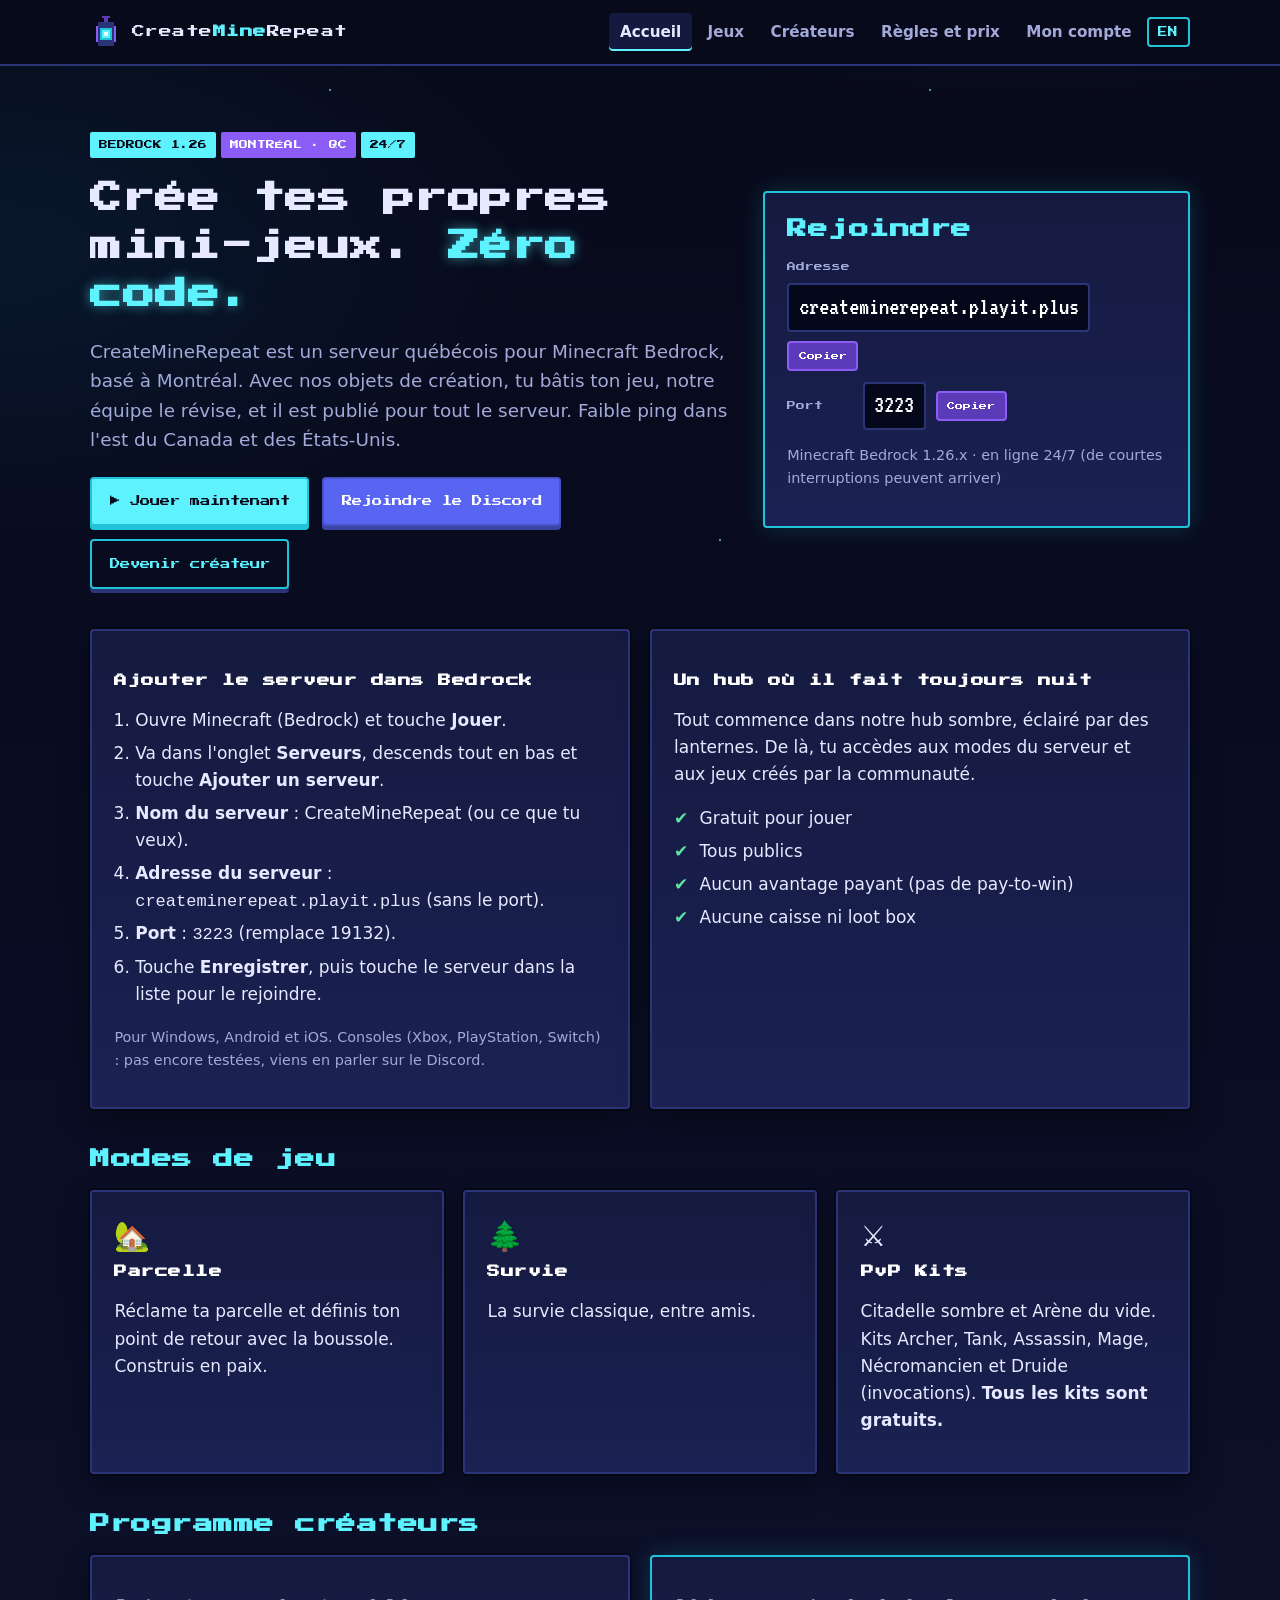
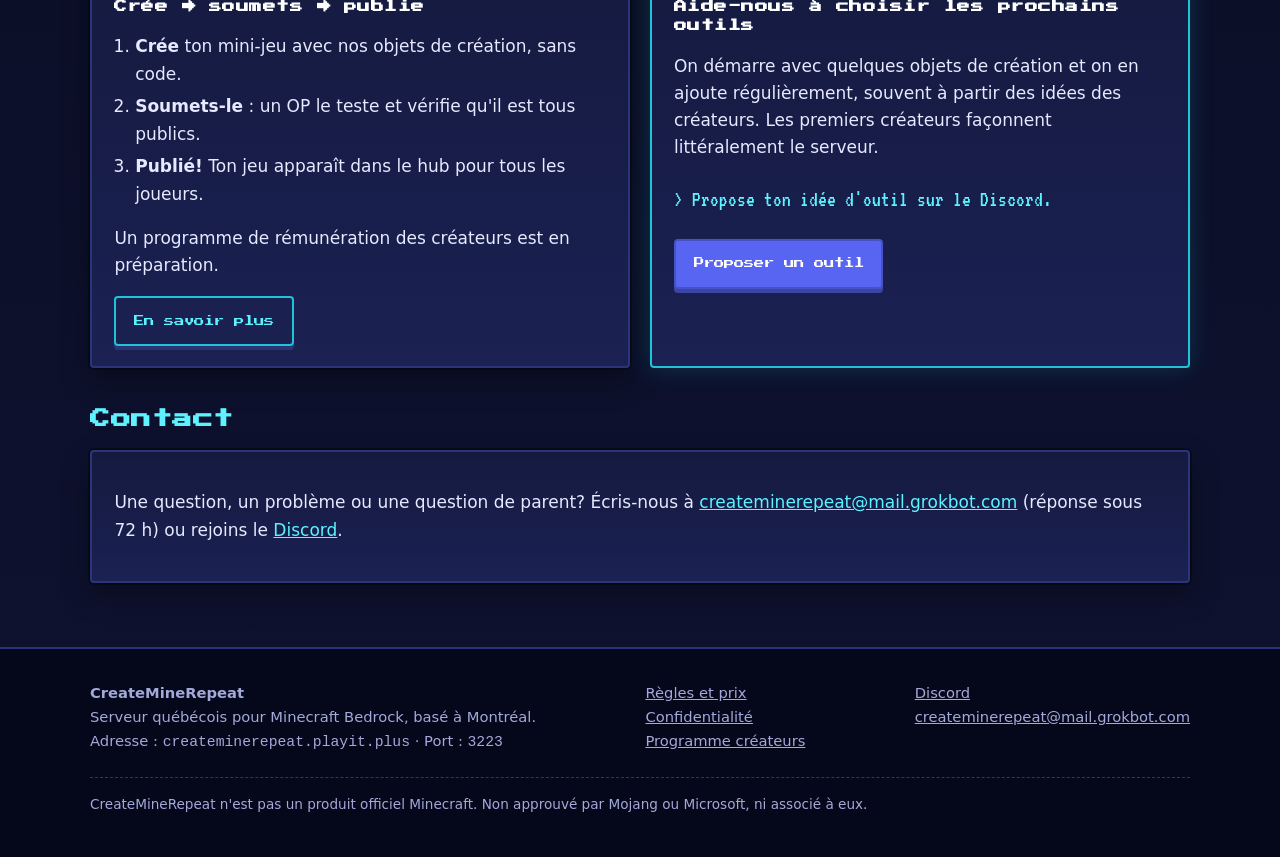
<file: index.html>
<!doctype html>
<html lang="fr-CA" data-lang="fr">
<head>
<meta charset="utf-8">
<meta name="viewport" content="width=device-width,initial-scale=1">
<title>Accueil — CreateMineRepeat</title>
<meta name="title-fr" content="Accueil — CreateMineRepeat">
<meta name="title-en" content="Home — CreateMineRepeat">
<meta name="description" content="Serveur québécois pour Minecraft Bedrock, basé à Montréal : crée tes propres mini-jeux sans code, Parcelle, Survie, PvP Kits.">
<meta property="og:title" content="CreateMineRepeat — Accueil">
<meta property="og:description" content="Serveur québécois pour Minecraft Bedrock, basé à Montréal : crée tes propres mini-jeux sans code, Parcelle, Survie, PvP Kits.">
<meta property="og:type" content="website">
<meta name="theme-color" content="#070a1a">
<link rel="icon" href="assets/lantern.svg" type="image/svg+xml">
<link rel="preconnect" href="https://fonts.googleapis.com">
<link rel="preconnect" href="https://fonts.gstatic.com" crossorigin>
<link href="https://fonts.googleapis.com/css2?family=Press+Start+2P&family=VT323&display=swap" rel="stylesheet">
<link rel="stylesheet" href="assets/style.css">
<script>try{var l=localStorage.getItem('cmr-lang');if(l==='en')document.documentElement.setAttribute('data-lang','en')}catch(e){}</script>
</head>
<body>
<a class="small" href="#contenu" style="position:absolute;left:-9999px" onfocus="this.style.left='8px'" onblur="this.style.left='-9999px'"><span class="fr" lang="fr">Aller au contenu</span><span class="en" lang="en">Skip to content</span></a>
<header class="site-header">
  <div class="wrap">
    <a class="brand" href="index.html"><img src="assets/lantern.svg" alt="" width="32" height="32"><span>Create<b>Mine</b>Repeat</span></a>
    <button class="menu-btn" aria-controls="site-nav" aria-expanded="false" aria-label="Menu">☰</button>
    <ul class="nav" id="site-nav">
      <li><a href="index.html" aria-current="page"><span class="fr" lang="fr">Accueil</span><span class="en" lang="en">Home</span></a></li><li><a href="jeux.html"><span class="fr" lang="fr">Jeux</span><span class="en" lang="en">Games</span></a></li><li><a href="createurs.html"><span class="fr" lang="fr">Créateurs</span><span class="en" lang="en">Creators</span></a></li><li><a href="regles-et-prix.html"><span class="fr" lang="fr">Règles et prix</span><span class="en" lang="en">Rules & prices</span></a></li>
      <!-- EMPLACEMENT RÉSERVÉ : comptes créateurs / tableau de bord.
           Pour l'activer plus tard : retirer l'attribut hidden et pointer vers la page (ex. compte/index.html). -->
      <li class="nav-slot" id="nav-account"><a href="https://compte.createminerepeat.com/"><span class="fr" lang="fr">Mon compte</span><span class="en" lang="en">My account</span></a></li>
      <li><button class="lang-toggle" type="button" aria-label="Show in English">EN</button></li>
    </ul>
  </div>
</header>
<main id="contenu">

<section class="hero"><div class="wrap hero-grid">
  <div>
    <span class="tag">BEDROCK 1.26</span><span class="tag v"><span class="fr" lang="fr">MONTRÉAL · QC</span><span class="en" lang="en">MONTRÉAL · QC</span></span><span class="tag">24/7</span>
    <h1><span class="fr" lang="fr">Crée tes propres mini-jeux. <span class="glow">Zéro code.</span></span><span class="en" lang="en">Build your own mini-games. <span class="glow">Zero code.</span></span></h1>
    <div class="fr" lang="fr"><p class="lead">CreateMineRepeat est un serveur québécois pour Minecraft Bedrock, basé à Montréal. Avec nos objets de création, tu bâtis ton jeu, notre équipe le révise, et il est publié pour tout le serveur. Faible ping dans l'est du Canada et des États-Unis.</p></div><div class="en" lang="en"><p class="lead">CreateMineRepeat is a server for Minecraft Bedrock based in Montréal, Québec. Use our creation items to build your game, our team reviews it, and it gets published for the whole server. Low ping for eastern Canada and the US.</p></div>
    <div class="btns">
      <a class="btn" href="#rejoindre"><span class="fr" lang="fr">▶ Jouer maintenant</span><span class="en" lang="en">▶ Play now</span></a>
      <a class="btn discord" href="https://discord.gg/uje3S5kdft" rel="noopener"><span class="fr" lang="fr">Rejoindre le Discord</span><span class="en" lang="en">Join the Discord</span></a>
      <a class="btn alt" href="createurs.html"><span class="fr" lang="fr">Devenir créateur</span><span class="en" lang="en">Become a creator</span></a>
    </div>
  </div>
  <div>
<div class="panel glowing" id="rejoindre">
  <h2 style="margin-top:0"><span class="fr" lang="fr">Rejoindre</span><span class="en" lang="en">Join</span></h2>
  <div class="join-row"><span class="join-label"><span class="fr" lang="fr">Adresse</span><span class="en" lang="en">Address</span></span><code class="join-value">createminerepeat.playit.plus</code>
    <button class="copy" type="button" data-copy="createminerepeat.playit.plus"><span class="fr" lang="fr">Copier</span><span class="en" lang="en">Copy</span></button></div>
  <div class="join-row"><span class="join-label">Port</span><code class="join-value">3223</code>
    <button class="copy" type="button" data-copy="3223"><span class="fr" lang="fr">Copier</span><span class="en" lang="en">Copy</span></button></div>
  <p class="small"><span class="fr" lang="fr">Minecraft Bedrock 1.26.x · en ligne 24/7 (de courtes interruptions peuvent arriver)</span><span class="en" lang="en">Minecraft Bedrock 1.26.x · online 24/7 (short interruptions can happen)</span></p>
</div></div>
</div></section>

<section><div class="wrap grid g2">
  
<div class="panel">
  <h3><span class="fr" lang="fr">Ajouter le serveur dans Bedrock</span><span class="en" lang="en">Add the server in Bedrock</span></h3>
  <div class="fr" lang="fr"><ol class="steps">
    <li>Ouvre Minecraft (Bedrock) et touche <strong>Jouer</strong>.</li>
    <li>Va dans l'onglet <strong>Serveurs</strong>, descends tout en bas et touche <strong>Ajouter un serveur</strong>.</li>
    <li><strong>Nom du serveur</strong> : CreateMineRepeat (ou ce que tu veux).</li>
    <li><strong>Adresse du serveur</strong> : <code>createminerepeat.playit.plus</code> (sans le port).</li>
    <li><strong>Port</strong> : <code>3223</code> (remplace 19132).</li>
    <li>Touche <strong>Enregistrer</strong>, puis touche le serveur dans la liste pour le rejoindre.</li></ol>
    <p class="small">Pour Windows, Android et iOS. Consoles (Xbox, PlayStation, Switch) : pas encore testées, viens en parler sur le Discord.</p></div><div class="en" lang="en"><ol class="steps">
    <li>Open Minecraft (Bedrock) and tap <strong>Play</strong>.</li>
    <li>Open the <strong>Servers</strong> tab, scroll to the bottom and tap <strong>Add Server</strong>.</li>
    <li><strong>Server Name</strong>: CreateMineRepeat (or anything you like).</li>
    <li><strong>Server Address</strong>: <code>createminerepeat.playit.plus</code> (without the port).</li>
    <li><strong>Port</strong>: <code>3223</code> (replace 19132).</li>
    <li>Tap <strong>Save</strong>, then tap the server in the list to join.</li></ol>
    <p class="small">For Windows, Android and iOS. Consoles (Xbox, PlayStation, Switch): not tested yet, ask us on Discord.</p></div>
</div>
  <div class="panel">
    <h3><span class="fr" lang="fr">Un hub où il fait toujours nuit</span><span class="en" lang="en">An always-night hub</span></h3>
    <div class="fr" lang="fr"><p>Tout commence dans notre hub sombre, éclairé par des lanternes. De là, tu accèdes aux modes du serveur et aux jeux créés par la communauté.</p><ul class='check'><li>Gratuit pour jouer</li><li>Tous publics</li><li>Aucun avantage payant (pas de pay-to-win)</li><li>Aucune caisse ni loot box</li></ul></div><div class="en" lang="en"><p>Everything starts in our dark, lantern-lit hub. From there you reach the server's modes and the games made by the community.</p><ul class='check'><li>Free to play</li><li>All ages</li><li>No pay-to-win</li><li>No crates or loot boxes</li></ul></div>
  </div>
</div></section>

<section><div class="wrap">
  <h2><span class="fr" lang="fr">Modes de jeu</span><span class="en" lang="en">Game modes</span></h2>
  <div class="grid g3">
    <div class="panel card"><div class="icon" aria-hidden="true">🏡</div><h3><span class="fr" lang="fr">Parcelle</span><span class="en" lang="en">Plots</span></h3>
      <div class="fr" lang="fr"><p>Réclame ta parcelle et définis ton point de retour avec la boussole. Construis en paix.</p></div><div class="en" lang="en"><p>Claim your plot and set your home with the compass. Build in peace.</p></div></div>
    <div class="panel card"><div class="icon" aria-hidden="true">🌲</div><h3><span class="fr" lang="fr">Survie</span><span class="en" lang="en">Survival</span></h3>
      <div class="fr" lang="fr"><p>La survie classique, entre amis.</p></div><div class="en" lang="en"><p>Classic survival, with friends.</p></div></div>
    <div class="panel card"><div class="icon" aria-hidden="true">⚔️</div><h3>PvP Kits</h3>
      <div class="fr" lang="fr"><p>Citadelle sombre et Arène du vide. Kits Archer, Tank, Assassin, Mage, Nécromancien et Druide (invocations). <strong>Tous les kits sont gratuits.</strong></p></div><div class="en" lang="en"><p>Dark Citadel and Void Arena. Archer, Tank, Assassin, Mage, Necromancer and Druid (summons) kits. <strong>Every kit is free.</strong></p></div></div>
  </div>
</div></section>

<section><div class="wrap">
  <h2><span class="fr" lang="fr">Programme créateurs</span><span class="en" lang="en">Creator program</span></h2>
  <div class="grid g2">
    <div class="panel">
      <h3><span class="fr" lang="fr">Crée → soumets → publie</span><span class="en" lang="en">Build → submit → publish</span></h3>
      <div class="fr" lang="fr"><ol class='steps'><li><strong>Crée</strong> ton mini-jeu avec nos objets de création, sans code.</li><li><strong>Soumets-le</strong> : un OP le teste et vérifie qu'il est tous publics.</li><li><strong>Publié!</strong> Ton jeu apparaît dans le hub pour tous les joueurs.</li></ol><p>Un programme de rémunération des créateurs est en préparation.</p></div><div class="en" lang="en"><ol class='steps'><li><strong>Build</strong> your mini-game with our creation items, no code.</li><li><strong>Submit it</strong>: an OP tests it and checks it's all-ages.</li><li><strong>Published!</strong> Your game shows up in the hub for every player.</li></ol><p>A creator revenue program is in the works.</p></div>
      <a class="btn alt" href="createurs.html"><span class="fr" lang="fr">En savoir plus</span><span class="en" lang="en">Learn more</span></a>
    </div>
    <div class="panel glowing">
      <h3><span class="fr" lang="fr">Aide-nous à choisir les prochains outils</span><span class="en" lang="en">Help us pick the next tools</span></h3>
      <div class="fr" lang="fr"><p>On démarre avec quelques objets de création et on en ajoute régulièrement, souvent à partir des idées des créateurs. Les premiers créateurs façonnent littéralement le serveur.</p><p class='pixel-note'>&gt; Propose ton idée d'outil sur le Discord.</p></div><div class="en" lang="en"><p>We're starting with a handful of creation items and adding more regularly, often based on creator ideas. Early creators literally shape the server.</p><p class='pixel-note'>&gt; Suggest a tool idea on Discord.</p></div>
      <a class="btn discord" href="https://discord.gg/uje3S5kdft" rel="noopener"><span class="fr" lang="fr">Proposer un outil</span><span class="en" lang="en">Suggest a tool</span></a>
    </div>
  </div>
</div></section>

<section><div class="wrap">
  <h2><span class="fr" lang="fr">Contact</span><span class="en" lang="en">Contact</span></h2>
  <div class="panel">
    <div class="fr" lang="fr"><p>Une question, un problème ou une question de parent? Écris-nous à <a href='mailto:createminerepeat@mail.grokbot.com'>createminerepeat@mail.grokbot.com</a> (réponse sous 72 h) ou rejoins le <a href='https://discord.gg/uje3S5kdft' rel='noopener'>Discord</a>.</p></div><div class="en" lang="en"><p>A question, a problem, or a question from a parent? Email <a href='mailto:createminerepeat@mail.grokbot.com'>createminerepeat@mail.grokbot.com</a> (reply within 72 h) or join the <a href='https://discord.gg/uje3S5kdft' rel='noopener'>Discord</a>.</p></div>
  </div>
</div></section>

</main>
<footer class="site-footer">
  <div class="wrap">
    <div class="cols">
      <div>
        <strong>CreateMineRepeat</strong><br>
        <span class="fr" lang="fr">Serveur québécois pour Minecraft Bedrock, basé à Montréal.</span><span class="en" lang="en">A server for Minecraft Bedrock, based in Montréal, Québec.</span><br>
        <span class="fr" lang="fr">Adresse</span><span class="en" lang="en">Address</span> : <code>createminerepeat.playit.plus</code> · Port : <code>3223</code>
      </div>
      <div>
        <a href="regles-et-prix.html"><span class="fr" lang="fr">Règles et prix</span><span class="en" lang="en">Rules &amp; prices</span></a><br>
        <a href="confidentialite.html"><span class="fr" lang="fr">Confidentialité</span><span class="en" lang="en">Privacy</span></a><br>
        <a href="createurs.html"><span class="fr" lang="fr">Programme créateurs</span><span class="en" lang="en">Creator program</span></a>
      </div>
      <div>
        <a href="https://discord.gg/uje3S5kdft" rel="noopener">Discord</a><br>
        <a href="mailto:createminerepeat@mail.grokbot.com">createminerepeat@mail.grokbot.com</a>
      </div>
    </div>
    <p class="disclaimer"><span class="fr" lang="fr">CreateMineRepeat n'est pas un produit officiel Minecraft. Non approuvé par Mojang ou Microsoft, ni associé à eux.</span><span class="en" lang="en">CreateMineRepeat is not an official Minecraft product. Not approved by or associated with Mojang or Microsoft.</span></p>
  </div>
</footer>
<script src="assets/site.js" defer></script>
</body>
</html>
</file>
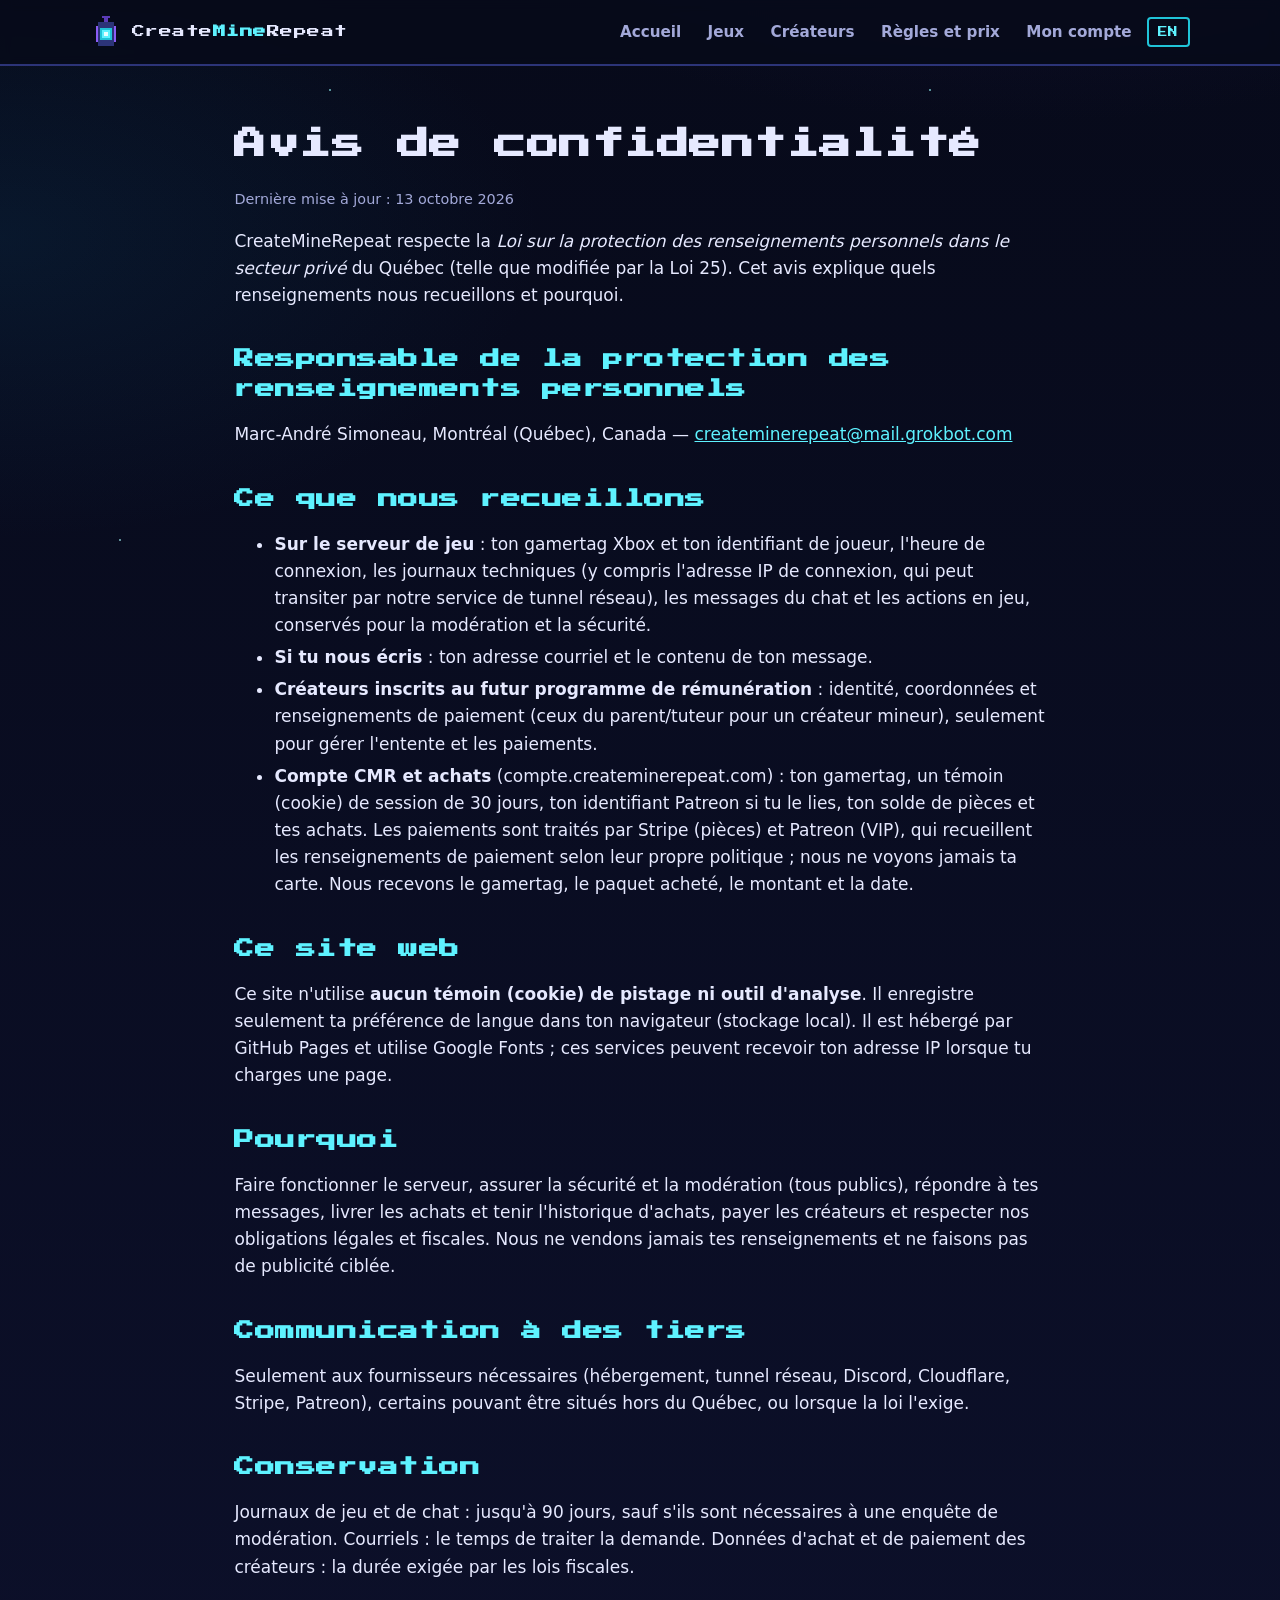
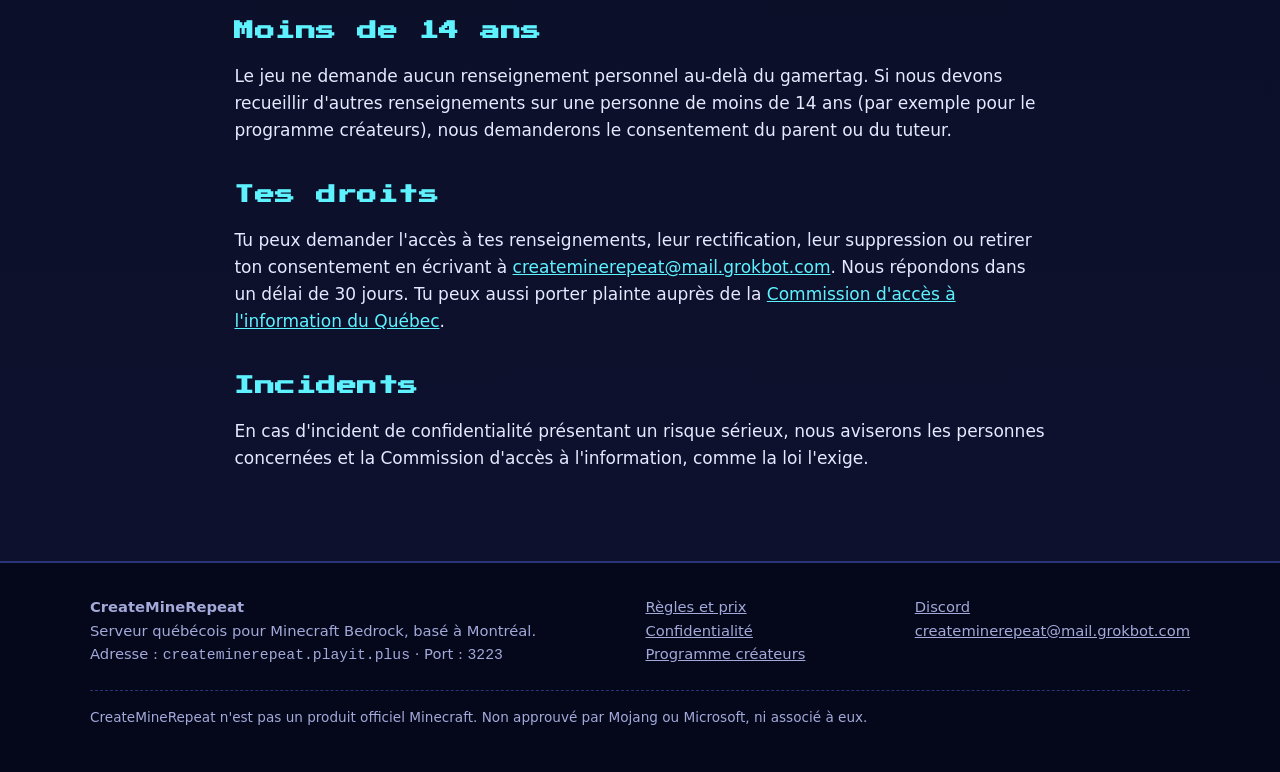
<file: confidentialite.html>
<!doctype html>
<html lang="fr-CA" data-lang="fr">
<head>
<meta charset="utf-8">
<meta name="viewport" content="width=device-width,initial-scale=1">
<title>Confidentialité — CreateMineRepeat</title>
<meta name="title-fr" content="Confidentialité — CreateMineRepeat">
<meta name="title-en" content="Privacy — CreateMineRepeat">
<meta name="description" content="Avis de confidentialité de CreateMineRepeat (Loi 25, Québec).">
<meta property="og:title" content="CreateMineRepeat — Confidentialité">
<meta property="og:description" content="Avis de confidentialité de CreateMineRepeat (Loi 25, Québec).">
<meta property="og:type" content="website">
<meta name="theme-color" content="#070a1a">
<link rel="icon" href="assets/lantern.svg" type="image/svg+xml">
<link rel="preconnect" href="https://fonts.googleapis.com">
<link rel="preconnect" href="https://fonts.gstatic.com" crossorigin>
<link href="https://fonts.googleapis.com/css2?family=Press+Start+2P&family=VT323&display=swap" rel="stylesheet">
<link rel="stylesheet" href="assets/style.css">
<script>try{var l=localStorage.getItem('cmr-lang');if(l==='en')document.documentElement.setAttribute('data-lang','en')}catch(e){}</script>
</head>
<body>
<a class="small" href="#contenu" style="position:absolute;left:-9999px" onfocus="this.style.left='8px'" onblur="this.style.left='-9999px'"><span class="fr" lang="fr">Aller au contenu</span><span class="en" lang="en">Skip to content</span></a>
<header class="site-header">
  <div class="wrap">
    <a class="brand" href="index.html"><img src="assets/lantern.svg" alt="" width="32" height="32"><span>Create<b>Mine</b>Repeat</span></a>
    <button class="menu-btn" aria-controls="site-nav" aria-expanded="false" aria-label="Menu">☰</button>
    <ul class="nav" id="site-nav">
      <li><a href="index.html"><span class="fr" lang="fr">Accueil</span><span class="en" lang="en">Home</span></a></li><li><a href="jeux.html"><span class="fr" lang="fr">Jeux</span><span class="en" lang="en">Games</span></a></li><li><a href="createurs.html"><span class="fr" lang="fr">Créateurs</span><span class="en" lang="en">Creators</span></a></li><li><a href="regles-et-prix.html"><span class="fr" lang="fr">Règles et prix</span><span class="en" lang="en">Rules & prices</span></a></li>
      <!-- EMPLACEMENT RÉSERVÉ : comptes créateurs / tableau de bord.
           Pour l'activer plus tard : retirer l'attribut hidden et pointer vers la page (ex. compte/index.html). -->
      <li class="nav-slot" id="nav-account"><a href="https://compte.createminerepeat.com/"><span class="fr" lang="fr">Mon compte</span><span class="en" lang="en">My account</span></a></li>
      <li><button class="lang-toggle" type="button" aria-label="Show in English">EN</button></li>
    </ul>
  </div>
</header>
<main id="contenu">

<div class="wrap page-head prose">
  <h1><span class="fr" lang="fr">Avis de confidentialité</span><span class="en" lang="en">Privacy notice</span></h1>
  <p class="small"><span class="fr" lang="fr">Dernière mise à jour : 13 octobre 2026</span><span class="en" lang="en">Last updated: October 13, 2026</span></p>
  <div class="fr" lang="fr">
  <p>CreateMineRepeat respecte la <em>Loi sur la protection des renseignements personnels dans le secteur privé</em> du Québec (telle que modifiée par la Loi 25). Cet avis explique quels renseignements nous recueillons et pourquoi.</p>
  <h2>Responsable de la protection des renseignements personnels</h2>
  <p>Marc-André Simoneau, Montréal (Québec), Canada — <a href="mailto:createminerepeat@mail.grokbot.com">createminerepeat@mail.grokbot.com</a></p>
  <h2>Ce que nous recueillons</h2>
  <ul>
    <li><strong>Sur le serveur de jeu</strong> : ton gamertag Xbox et ton identifiant de joueur, l'heure de connexion, les journaux techniques (y compris l'adresse IP de connexion, qui peut transiter par notre service de tunnel réseau), les messages du chat et les actions en jeu, conservés pour la modération et la sécurité.</li>
    <li><strong>Si tu nous écris</strong> : ton adresse courriel et le contenu de ton message.</li>
    <li><strong>Créateurs inscrits au futur programme de rémunération</strong> : identité, coordonnées et renseignements de paiement (ceux du parent/tuteur pour un créateur mineur), seulement pour gérer l'entente et les paiements.</li>
    <li><strong>Compte CMR et achats</strong> (compte.createminerepeat.com) : ton gamertag, un témoin (cookie) de session de 30 jours, ton identifiant Patreon si tu le lies, ton solde de pièces et tes achats. Les paiements sont traités par Stripe (pièces) et Patreon (VIP), qui recueillent les renseignements de paiement selon leur propre politique ; nous ne voyons jamais ta carte. Nous recevons le gamertag, le paquet acheté, le montant et la date.</li>
  </ul>
  <h2>Ce site web</h2>
  <p>Ce site n'utilise <strong>aucun témoin (cookie) de pistage ni outil d'analyse</strong>. Il enregistre seulement ta préférence de langue dans ton navigateur (stockage local). Il est hébergé par GitHub Pages et utilise Google Fonts ; ces services peuvent recevoir ton adresse IP lorsque tu charges une page.</p>
  <h2>Pourquoi</h2>
  <p>Faire fonctionner le serveur, assurer la sécurité et la modération (tous publics), répondre à tes messages, livrer les achats et tenir l'historique d'achats, payer les créateurs et respecter nos obligations légales et fiscales. Nous ne vendons jamais tes renseignements et ne faisons pas de publicité ciblée.</p>
  <h2>Communication à des tiers</h2>
  <p>Seulement aux fournisseurs nécessaires (hébergement, tunnel réseau, Discord, Cloudflare, Stripe, Patreon), certains pouvant être situés hors du Québec, ou lorsque la loi l'exige.</p>
  <h2>Conservation</h2>
  <p>Journaux de jeu et de chat : jusqu'à 90 jours, sauf s'ils sont nécessaires à une enquête de modération. Courriels : le temps de traiter la demande. Données d'achat et de paiement des créateurs : la durée exigée par les lois fiscales.</p>
  <h2>Moins de 14 ans</h2>
  <p>Le jeu ne demande aucun renseignement personnel au-delà du gamertag. Si nous devons recueillir d'autres renseignements sur une personne de moins de 14 ans (par exemple pour le programme créateurs), nous demanderons le consentement du parent ou du tuteur.</p>
  <h2>Tes droits</h2>
  <p>Tu peux demander l'accès à tes renseignements, leur rectification, leur suppression ou retirer ton consentement en écrivant à <a href="mailto:createminerepeat@mail.grokbot.com">createminerepeat@mail.grokbot.com</a>. Nous répondons dans un délai de 30 jours. Tu peux aussi porter plainte auprès de la <a href="https://www.cai.gouv.qc.ca/" rel="noopener">Commission d'accès à l'information du Québec</a>.</p>
  <h2>Incidents</h2>
  <p>En cas d'incident de confidentialité présentant un risque sérieux, nous aviserons les personnes concernées et la Commission d'accès à l'information, comme la loi l'exige.</p>
  </div><div class="en" lang="en">
  <p>CreateMineRepeat follows Québec's <em>Act respecting the protection of personal information in the private sector</em> (as amended by Law 25). This notice explains what information we collect and why.</p>
  <h2>Person in charge of personal information</h2>
  <p>Marc-André Simoneau, Montréal (Québec), Canada — <a href="mailto:createminerepeat@mail.grokbot.com">createminerepeat@mail.grokbot.com</a></p>
  <h2>What we collect</h2>
  <ul>
    <li><strong>On the game server</strong>: your Xbox gamertag and player ID, connection times, technical logs (including the connecting IP address, which may pass through our network tunnel service), chat messages and in-game actions, kept for moderation and security.</li>
    <li><strong>If you email us</strong>: your email address and the content of your message.</li>
    <li><strong>Creators enrolled in the future revenue program</strong>: identity, contact and payment details (the parent/guardian's for a minor), only to manage the agreement and payments.</li>
    <li><strong>CMR account and purchases</strong> (compte.createminerepeat.com): your gamertag, a 30-day session cookie, your Patreon ID if you link it, your coin balance and purchases. Payments are processed by Stripe (coins) and Patreon (VIP), which collect payment details under their own policies; we never see your card. We receive the gamertag, pack bought, amount and date.</li>
  </ul>
  <h2>This website</h2>
  <p>This site uses <strong>no tracking cookies or analytics</strong>. It only stores your language preference in your browser (local storage). It is hosted on GitHub Pages and uses Google Fonts; those services may receive your IP address when you load a page.</p>
  <h2>Why</h2>
  <p>To run the server, keep it safe and moderated (all ages), answer your messages, deliver purchases and keep purchase history, pay creators, and meet our legal and tax obligations. We never sell your information and do no targeted advertising.</p>
  <h2>Sharing</h2>
  <p>Only with the providers we need (hosting, network tunnel, Discord, Cloudflare, Stripe, Patreon), some of which may be outside Québec, or when required by law.</p>
  <h2>Retention</h2>
  <p>Game and chat logs: up to 90 days, unless needed for a moderation investigation. Emails: as long as needed to handle the request. Purchase and creator payment records: as long as tax law requires.</p>
  <h2>Under 14</h2>
  <p>The game asks for no personal information beyond the gamertag. If we ever need more information about someone under 14 (for example for the creator program), we will ask for a parent's or guardian's consent.</p>
  <h2>Your rights</h2>
  <p>You can ask to access, correct or delete your information, or withdraw consent, by emailing <a href="mailto:createminerepeat@mail.grokbot.com">createminerepeat@mail.grokbot.com</a>. We reply within 30 days. You can also file a complaint with Québec's <a href="https://www.cai.gouv.qc.ca/" rel="noopener">Commission d'accès à l'information</a>.</p>
  <h2>Incidents</h2>
  <p>If a privacy incident creates a risk of serious harm, we will notify the people affected and the Commission d'accès à l'information, as the law requires.</p>
  </div>
</div>

</main>
<footer class="site-footer">
  <div class="wrap">
    <div class="cols">
      <div>
        <strong>CreateMineRepeat</strong><br>
        <span class="fr" lang="fr">Serveur québécois pour Minecraft Bedrock, basé à Montréal.</span><span class="en" lang="en">A server for Minecraft Bedrock, based in Montréal, Québec.</span><br>
        <span class="fr" lang="fr">Adresse</span><span class="en" lang="en">Address</span> : <code>createminerepeat.playit.plus</code> · Port : <code>3223</code>
      </div>
      <div>
        <a href="regles-et-prix.html"><span class="fr" lang="fr">Règles et prix</span><span class="en" lang="en">Rules &amp; prices</span></a><br>
        <a href="confidentialite.html"><span class="fr" lang="fr">Confidentialité</span><span class="en" lang="en">Privacy</span></a><br>
        <a href="createurs.html"><span class="fr" lang="fr">Programme créateurs</span><span class="en" lang="en">Creator program</span></a>
      </div>
      <div>
        <a href="https://discord.gg/uje3S5kdft" rel="noopener">Discord</a><br>
        <a href="mailto:createminerepeat@mail.grokbot.com">createminerepeat@mail.grokbot.com</a>
      </div>
    </div>
    <p class="disclaimer"><span class="fr" lang="fr">CreateMineRepeat n'est pas un produit officiel Minecraft. Non approuvé par Mojang ou Microsoft, ni associé à eux.</span><span class="en" lang="en">CreateMineRepeat is not an official Minecraft product. Not approved by or associated with Mojang or Microsoft.</span></p>
  </div>
</footer>
<script src="assets/site.js" defer></script>
</body>
</html>
</file>
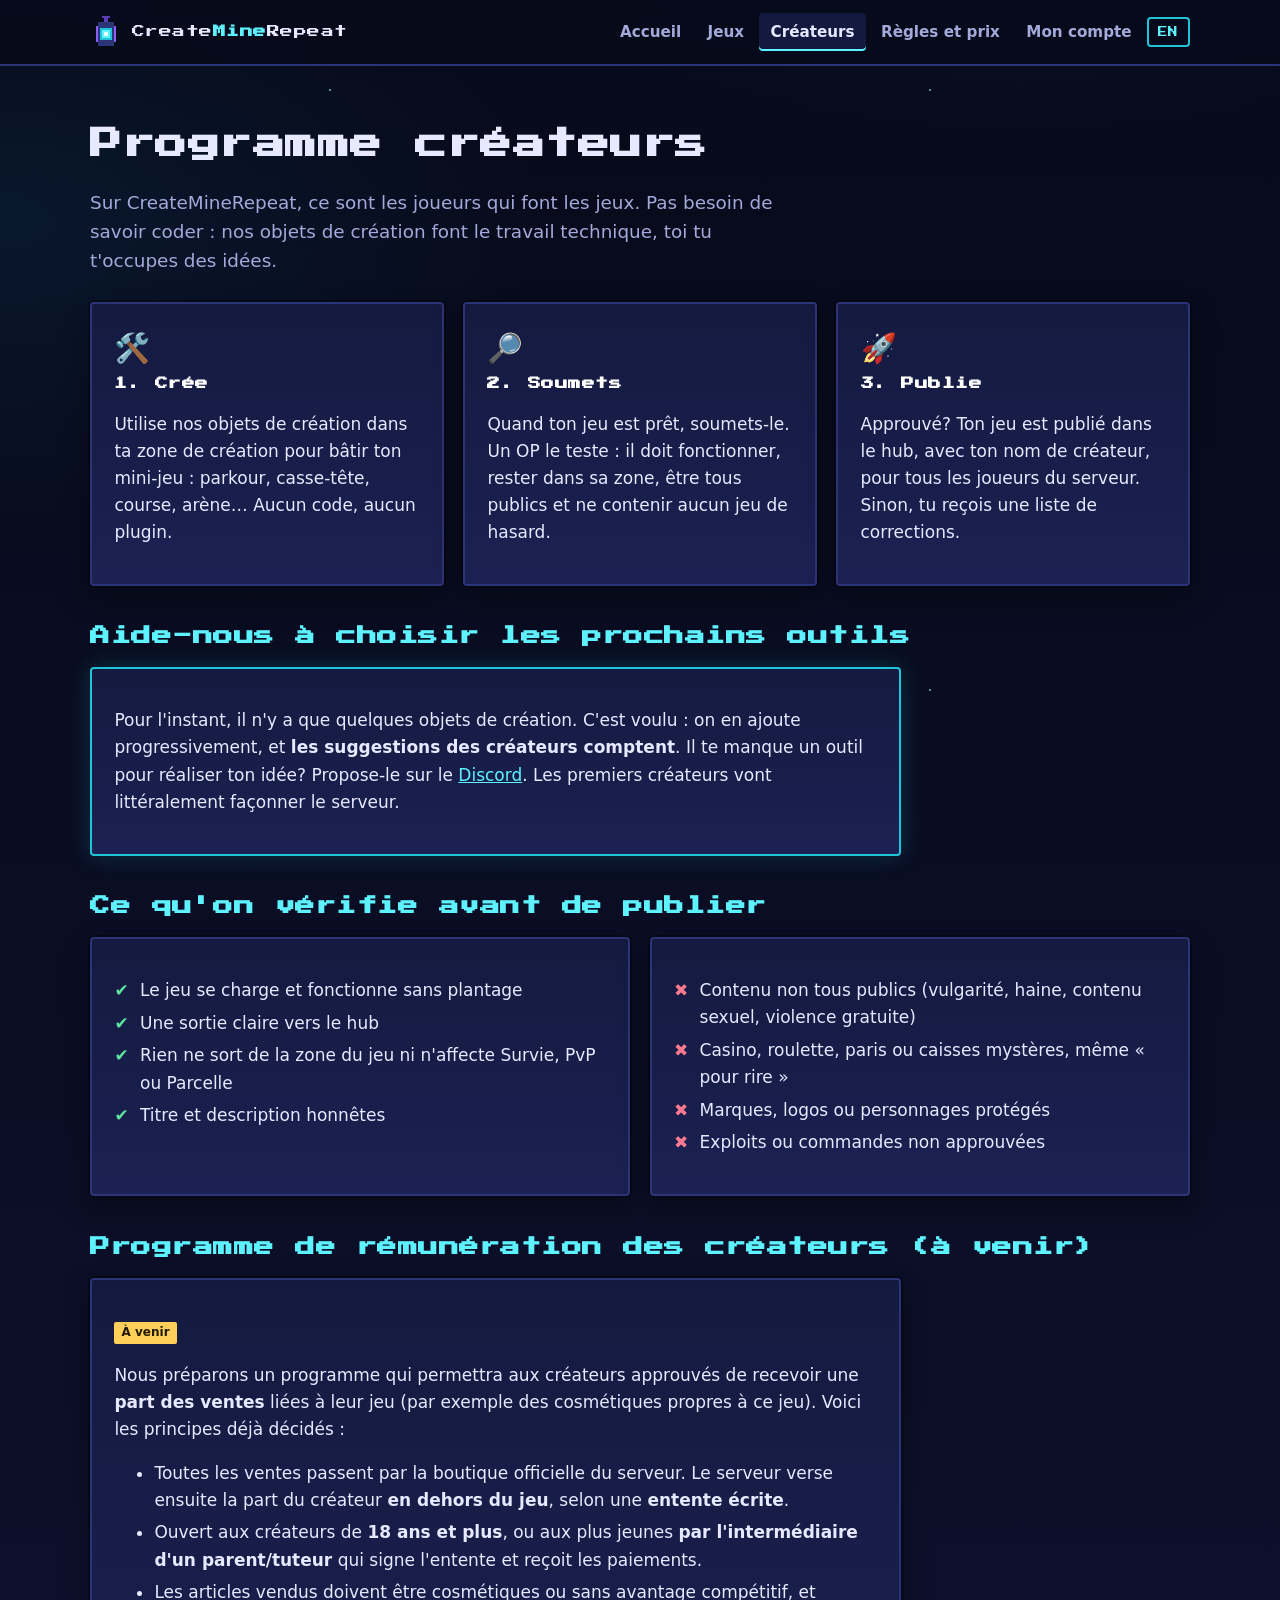
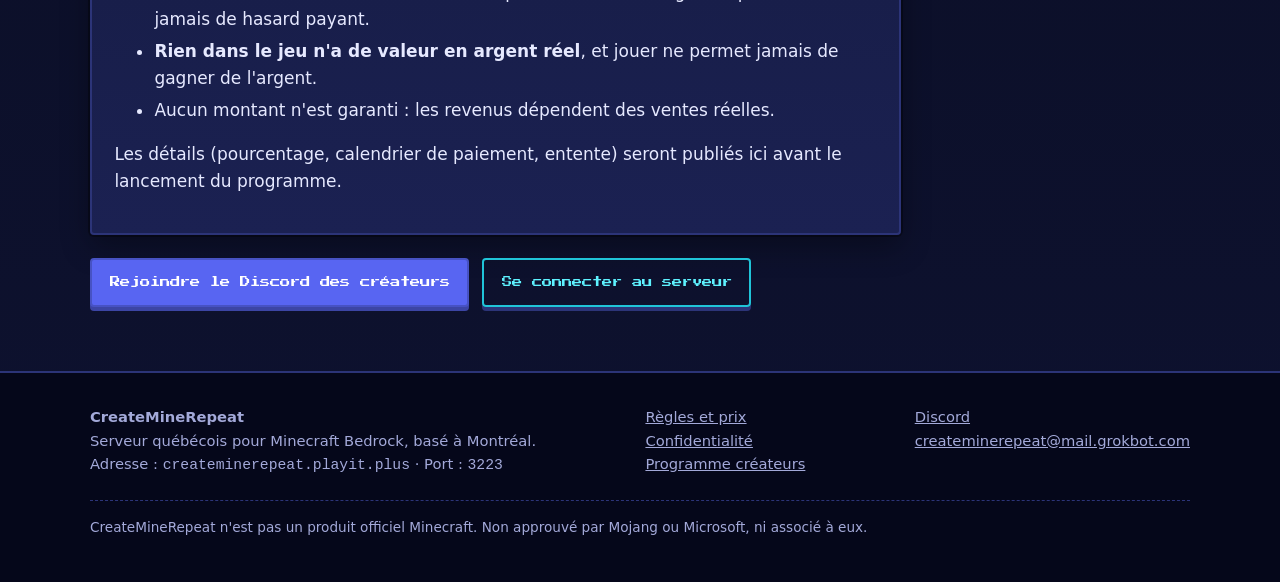
<file: createurs.html>
<!doctype html>
<html lang="fr-CA" data-lang="fr">
<head>
<meta charset="utf-8">
<meta name="viewport" content="width=device-width,initial-scale=1">
<title>Créateurs — CreateMineRepeat</title>
<meta name="title-fr" content="Créateurs — CreateMineRepeat">
<meta name="title-en" content="Creators — CreateMineRepeat">
<meta name="description" content="Crée tes propres mini-jeux sans code sur CreateMineRepeat, soumets-les à l'équipe et fais-les publier.">
<meta property="og:title" content="CreateMineRepeat — Créateurs">
<meta property="og:description" content="Crée tes propres mini-jeux sans code sur CreateMineRepeat, soumets-les à l'équipe et fais-les publier.">
<meta property="og:type" content="website">
<meta name="theme-color" content="#070a1a">
<link rel="icon" href="assets/lantern.svg" type="image/svg+xml">
<link rel="preconnect" href="https://fonts.googleapis.com">
<link rel="preconnect" href="https://fonts.gstatic.com" crossorigin>
<link href="https://fonts.googleapis.com/css2?family=Press+Start+2P&family=VT323&display=swap" rel="stylesheet">
<link rel="stylesheet" href="assets/style.css">
<script>try{var l=localStorage.getItem('cmr-lang');if(l==='en')document.documentElement.setAttribute('data-lang','en')}catch(e){}</script>
</head>
<body>
<a class="small" href="#contenu" style="position:absolute;left:-9999px" onfocus="this.style.left='8px'" onblur="this.style.left='-9999px'"><span class="fr" lang="fr">Aller au contenu</span><span class="en" lang="en">Skip to content</span></a>
<header class="site-header">
  <div class="wrap">
    <a class="brand" href="index.html"><img src="assets/lantern.svg" alt="" width="32" height="32"><span>Create<b>Mine</b>Repeat</span></a>
    <button class="menu-btn" aria-controls="site-nav" aria-expanded="false" aria-label="Menu">☰</button>
    <ul class="nav" id="site-nav">
      <li><a href="index.html"><span class="fr" lang="fr">Accueil</span><span class="en" lang="en">Home</span></a></li><li><a href="jeux.html"><span class="fr" lang="fr">Jeux</span><span class="en" lang="en">Games</span></a></li><li><a href="createurs.html" aria-current="page"><span class="fr" lang="fr">Créateurs</span><span class="en" lang="en">Creators</span></a></li><li><a href="regles-et-prix.html"><span class="fr" lang="fr">Règles et prix</span><span class="en" lang="en">Rules & prices</span></a></li>
      <!-- EMPLACEMENT RÉSERVÉ : comptes créateurs / tableau de bord.
           Pour l'activer plus tard : retirer l'attribut hidden et pointer vers la page (ex. compte/index.html). -->
      <li class="nav-slot" id="nav-account"><a href="https://compte.createminerepeat.com/"><span class="fr" lang="fr">Mon compte</span><span class="en" lang="en">My account</span></a></li>
      <li><button class="lang-toggle" type="button" aria-label="Show in English">EN</button></li>
    </ul>
  </div>
</header>
<main id="contenu">

<div class="wrap page-head">
  <h1><span class="fr" lang="fr">Programme créateurs</span><span class="en" lang="en">Creator program</span></h1>
  <div class="fr" lang="fr"><p class='lead'>Sur CreateMineRepeat, ce sont les joueurs qui font les jeux. Pas besoin de savoir coder : nos objets de création font le travail technique, toi tu t'occupes des idées.</p></div><div class="en" lang="en"><p class='lead'>On CreateMineRepeat, players make the games. No coding needed: our creation items handle the technical side, you bring the ideas.</p></div>
</div>
<div class="wrap">
  <div class="grid g3">
    <div class="panel card"><div class="icon" aria-hidden="true">🛠️</div><h3><span class="fr" lang="fr">1. Crée</span><span class="en" lang="en">1. Build</span></h3>
      <div class="fr" lang="fr"><p>Utilise nos objets de création dans ta zone de création pour bâtir ton mini-jeu : parkour, casse-tête, course, arène… Aucun code, aucun plugin.</p></div><div class="en" lang="en"><p>Use our creation items in your build area to make your mini-game: parkour, puzzle, race, arena… No code, no plugins.</p></div></div>
    <div class="panel card"><div class="icon" aria-hidden="true">🔎</div><h3><span class="fr" lang="fr">2. Soumets</span><span class="en" lang="en">2. Submit</span></h3>
      <div class="fr" lang="fr"><p>Quand ton jeu est prêt, soumets-le. Un OP le teste : il doit fonctionner, rester dans sa zone, être tous publics et ne contenir aucun jeu de hasard.</p></div><div class="en" lang="en"><p>When your game is ready, submit it. An OP tests it: it has to work, stay in its area, be all-ages and contain no gambling.</p></div></div>
    <div class="panel card"><div class="icon" aria-hidden="true">🚀</div><h3><span class="fr" lang="fr">3. Publie</span><span class="en" lang="en">3. Publish</span></h3>
      <div class="fr" lang="fr"><p>Approuvé? Ton jeu est publié dans le hub, avec ton nom de créateur, pour tous les joueurs du serveur. Sinon, tu reçois une liste de corrections.</p></div><div class="en" lang="en"><p>Approved? Your game is published in the hub, with your creator name, for every player. If not, you get a list of fixes.</p></div></div>
  </div>

  <h2><span class="fr" lang="fr">Aide-nous à choisir les prochains outils</span><span class="en" lang="en">Help us pick the next tools</span></h2>
  <div class="panel glowing prose">
    <div class="fr" lang="fr"><p>Pour l'instant, il n'y a que quelques objets de création. C'est voulu : on en ajoute progressivement, et <strong>les suggestions des créateurs comptent</strong>. Il te manque un outil pour réaliser ton idée? Propose-le sur le <a href='https://discord.gg/uje3S5kdft' rel='noopener'>Discord</a>. Les premiers créateurs vont littéralement façonner le serveur.</p></div><div class="en" lang="en"><p>For now there are only a few creation items. That's on purpose: we add more over time, and <strong>creator suggestions matter</strong>. Missing a tool to make your idea work? Suggest it on <a href='https://discord.gg/uje3S5kdft' rel='noopener'>Discord</a>. Early creators will literally shape the server.</p></div>
  </div>

  <h2><span class="fr" lang="fr">Ce qu'on vérifie avant de publier</span><span class="en" lang="en">What we check before publishing</span></h2>
  <div class="grid g2">
    <div class="panel"><div class="fr" lang="fr"><ul class='check'><li>Le jeu se charge et fonctionne sans plantage</li><li>Une sortie claire vers le hub</li><li>Rien ne sort de la zone du jeu ni n'affecte Survie, PvP ou Parcelle</li><li>Titre et description honnêtes</li></ul></div><div class="en" lang="en"><ul class='check'><li>The game loads and runs without crashing</li><li>A clear exit back to the hub</li><li>Nothing leaves the game area or affects Survival, PvP or Plots</li><li>Honest title and description</li></ul></div></div>
    <div class="panel"><div class="fr" lang="fr"><ul class='cross'><li>Contenu non tous publics (vulgarité, haine, contenu sexuel, violence gratuite)</li><li>Casino, roulette, paris ou caisses mystères, même « pour rire »</li><li>Marques, logos ou personnages protégés</li><li>Exploits ou commandes non approuvées</li></ul></div><div class="en" lang="en"><ul class='cross'><li>Content that isn't all-ages (vulgarity, hate, sexual content, gratuitous violence)</li><li>Casinos, roulette, betting or mystery boxes, even “just for fun”</li><li>Trademarks, logos or protected characters</li><li>Exploits or unapproved commands</li></ul></div></div>
  </div>

  <h2><span class="fr" lang="fr">Programme de rémunération des créateurs (à venir)</span><span class="en" lang="en">Creator revenue program (coming)</span></h2>
  <div class="panel prose">
    <p><span class="badge soon"><span class="fr" lang="fr">À venir</span><span class="en" lang="en">Coming soon</span></span></p>
    <div class="fr" lang="fr"><p>Nous préparons un programme qui permettra aux créateurs approuvés de recevoir une <strong>part des ventes</strong> liées à leur jeu (par exemple des cosmétiques propres à ce jeu). Voici les principes déjà décidés :</p>
    <ul>
      <li>Toutes les ventes passent par la boutique officielle du serveur. Le serveur verse ensuite la part du créateur <strong>en dehors du jeu</strong>, selon une <strong>entente écrite</strong>.</li>
      <li>Ouvert aux créateurs de <strong>18 ans et plus</strong>, ou aux plus jeunes <strong>par l'intermédiaire d'un parent/tuteur</strong> qui signe l'entente et reçoit les paiements.</li>
      <li>Les articles vendus doivent être cosmétiques ou sans avantage compétitif, et jamais de hasard payant.</li>
      <li><strong>Rien dans le jeu n'a de valeur en argent réel</strong>, et jouer ne permet jamais de gagner de l'argent.</li>
      <li>Aucun montant n'est garanti : les revenus dépendent des ventes réelles.</li>
    </ul>
    <p>Les détails (pourcentage, calendrier de paiement, entente) seront publiés ici avant le lancement du programme.</p></div><div class="en" lang="en"><p>We're preparing a program that will let approved creators receive a <strong>share of sales</strong> tied to their game (for example, cosmetics specific to that game). Here's what's already decided:</p>
    <ul>
      <li>All sales go through the server's official shop. The server then pays the creator's share <strong>outside the game</strong>, under a <strong>written agreement</strong>.</li>
      <li>Open to creators <strong>18 and over</strong>, or younger creators <strong>through a parent/guardian</strong> who signs the agreement and receives payments.</li>
      <li>Items for sale must be cosmetic or give no competitive advantage, and never paid chance.</li>
      <li><strong>Nothing in the game has real-money value</strong>, and playing never earns money.</li>
      <li>No amount is guaranteed: earnings depend on actual sales.</li>
    </ul>
    <p>Details (percentage, payment schedule, agreement) will be posted here before the program launches.</p></div>
  </div>

  <div class="btns">
    <a class="btn discord" href="https://discord.gg/uje3S5kdft" rel="noopener"><span class="fr" lang="fr">Rejoindre le Discord des créateurs</span><span class="en" lang="en">Join the creators' Discord</span></a>
    <a class="btn alt" href="index.html#rejoindre"><span class="fr" lang="fr">Se connecter au serveur</span><span class="en" lang="en">Join the server</span></a>
  </div>
</div>

</main>
<footer class="site-footer">
  <div class="wrap">
    <div class="cols">
      <div>
        <strong>CreateMineRepeat</strong><br>
        <span class="fr" lang="fr">Serveur québécois pour Minecraft Bedrock, basé à Montréal.</span><span class="en" lang="en">A server for Minecraft Bedrock, based in Montréal, Québec.</span><br>
        <span class="fr" lang="fr">Adresse</span><span class="en" lang="en">Address</span> : <code>createminerepeat.playit.plus</code> · Port : <code>3223</code>
      </div>
      <div>
        <a href="regles-et-prix.html"><span class="fr" lang="fr">Règles et prix</span><span class="en" lang="en">Rules &amp; prices</span></a><br>
        <a href="confidentialite.html"><span class="fr" lang="fr">Confidentialité</span><span class="en" lang="en">Privacy</span></a><br>
        <a href="createurs.html"><span class="fr" lang="fr">Programme créateurs</span><span class="en" lang="en">Creator program</span></a>
      </div>
      <div>
        <a href="https://discord.gg/uje3S5kdft" rel="noopener">Discord</a><br>
        <a href="mailto:createminerepeat@mail.grokbot.com">createminerepeat@mail.grokbot.com</a>
      </div>
    </div>
    <p class="disclaimer"><span class="fr" lang="fr">CreateMineRepeat n'est pas un produit officiel Minecraft. Non approuvé par Mojang ou Microsoft, ni associé à eux.</span><span class="en" lang="en">CreateMineRepeat is not an official Minecraft product. Not approved by or associated with Mojang or Microsoft.</span></p>
  </div>
</footer>
<script src="assets/site.js" defer></script>
</body>
</html>
</file>
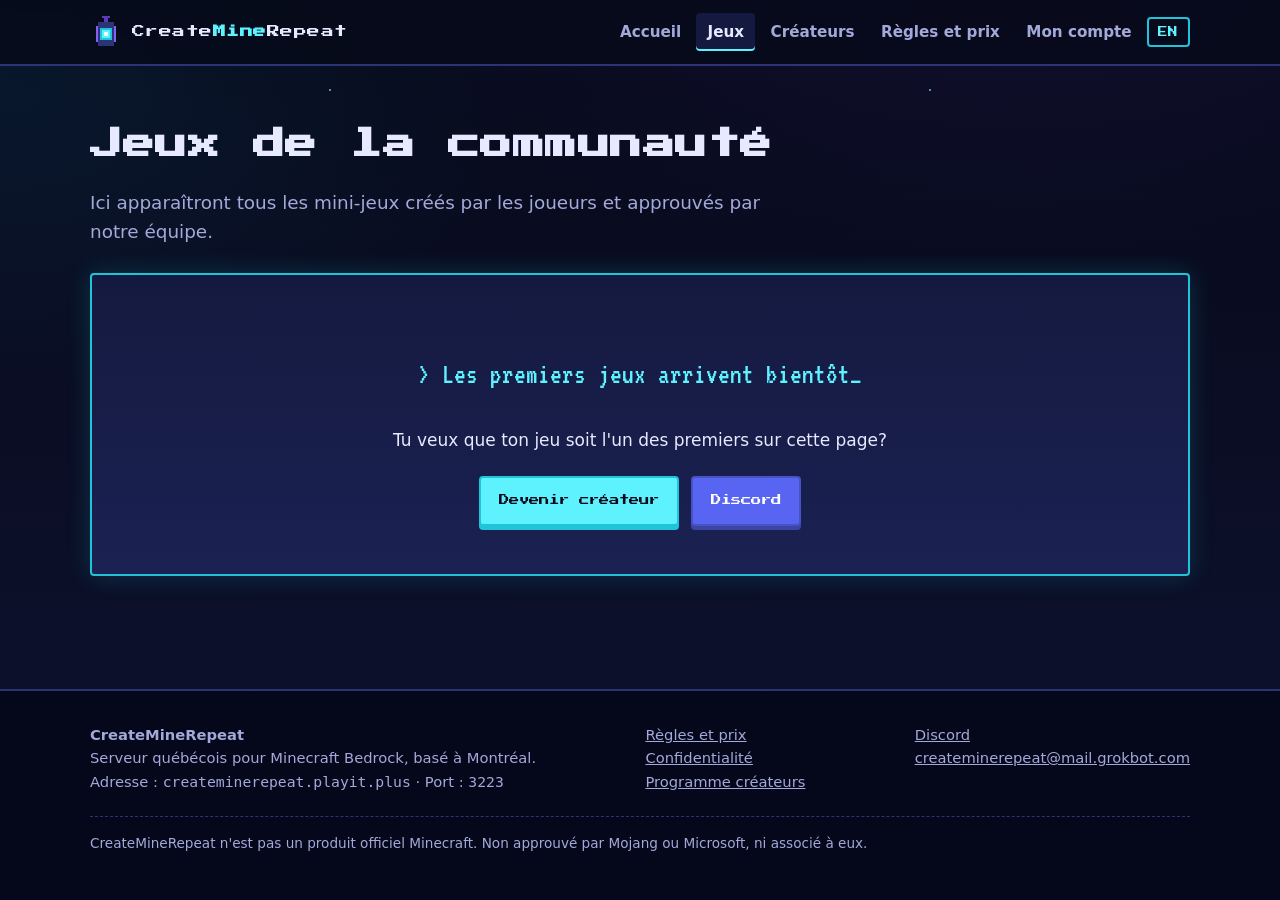
<file: jeux.html>
<!doctype html>
<html lang="fr-CA" data-lang="fr">
<head>
<meta charset="utf-8">
<meta name="viewport" content="width=device-width,initial-scale=1">
<title>Jeux — CreateMineRepeat</title>
<meta name="title-fr" content="Jeux — CreateMineRepeat">
<meta name="title-en" content="Games — CreateMineRepeat">
<meta name="description" content="Les mini-jeux créés par la communauté de CreateMineRepeat. Les premiers jeux arrivent bientôt.">
<meta property="og:title" content="CreateMineRepeat — Jeux">
<meta property="og:description" content="Les mini-jeux créés par la communauté de CreateMineRepeat. Les premiers jeux arrivent bientôt.">
<meta property="og:type" content="website">
<meta name="theme-color" content="#070a1a">
<link rel="icon" href="assets/lantern.svg" type="image/svg+xml">
<link rel="preconnect" href="https://fonts.googleapis.com">
<link rel="preconnect" href="https://fonts.gstatic.com" crossorigin>
<link href="https://fonts.googleapis.com/css2?family=Press+Start+2P&family=VT323&display=swap" rel="stylesheet">
<link rel="stylesheet" href="assets/style.css">
<script>try{var l=localStorage.getItem('cmr-lang');if(l==='en')document.documentElement.setAttribute('data-lang','en')}catch(e){}</script>
</head>
<body>
<a class="small" href="#contenu" style="position:absolute;left:-9999px" onfocus="this.style.left='8px'" onblur="this.style.left='-9999px'"><span class="fr" lang="fr">Aller au contenu</span><span class="en" lang="en">Skip to content</span></a>
<header class="site-header">
  <div class="wrap">
    <a class="brand" href="index.html"><img src="assets/lantern.svg" alt="" width="32" height="32"><span>Create<b>Mine</b>Repeat</span></a>
    <button class="menu-btn" aria-controls="site-nav" aria-expanded="false" aria-label="Menu">☰</button>
    <ul class="nav" id="site-nav">
      <li><a href="index.html"><span class="fr" lang="fr">Accueil</span><span class="en" lang="en">Home</span></a></li><li><a href="jeux.html" aria-current="page"><span class="fr" lang="fr">Jeux</span><span class="en" lang="en">Games</span></a></li><li><a href="createurs.html"><span class="fr" lang="fr">Créateurs</span><span class="en" lang="en">Creators</span></a></li><li><a href="regles-et-prix.html"><span class="fr" lang="fr">Règles et prix</span><span class="en" lang="en">Rules & prices</span></a></li>
      <!-- EMPLACEMENT RÉSERVÉ : comptes créateurs / tableau de bord.
           Pour l'activer plus tard : retirer l'attribut hidden et pointer vers la page (ex. compte/index.html). -->
      <li class="nav-slot" id="nav-account"><a href="https://compte.createminerepeat.com/"><span class="fr" lang="fr">Mon compte</span><span class="en" lang="en">My account</span></a></li>
      <li><button class="lang-toggle" type="button" aria-label="Show in English">EN</button></li>
    </ul>
  </div>
</header>
<main id="contenu">

<div class="wrap page-head">
  <h1><span class="fr" lang="fr">Jeux de la communauté</span><span class="en" lang="en">Community games</span></h1>
  <div class="fr" lang="fr"><p class='lead'>Ici apparaîtront tous les mini-jeux créés par les joueurs et approuvés par notre équipe.</p></div><div class="en" lang="en"><p class='lead'>This is where every player-made mini-game approved by our team will appear.</p></div>
</div>
<div class="wrap">
  <div class="panel glowing" style="text-align:center;padding:3rem 1.5rem">
    <p class="pixel-note" style="font-size:1.8rem">&gt; <span class="fr" lang="fr">Les premiers jeux arrivent bientôt</span><span class="en" lang="en">The first games are coming soon</span>_</p>
    <div class="fr" lang="fr"><p>Tu veux que ton jeu soit l'un des premiers sur cette page?</p></div><div class="en" lang="en"><p>Want your game to be one of the first on this page?</p></div>
    <div class="btns" style="justify-content:center">
      <a class="btn" href="createurs.html"><span class="fr" lang="fr">Devenir créateur</span><span class="en" lang="en">Become a creator</span></a>
      <a class="btn discord" href="https://discord.gg/uje3S5kdft" rel="noopener">Discord</a>
    </div>
  </div>
  <!-- MODÈLE DE CARTE DE JEU : dupliquer dans .grid quand les premiers jeux sont publiés.
  <div class="grid g3">
    <article class="panel card">
      <img src="assets/jeux/nom-du-jeu.png" alt="Capture du jeu">
      <h3>Nom du jeu</h3>
      <p class="small">par Créateur · Parkour · 1–8 joueurs</p>
      <p>Courte description du jeu.</p>
    </article>
  </div>
  -->
</div>

</main>
<footer class="site-footer">
  <div class="wrap">
    <div class="cols">
      <div>
        <strong>CreateMineRepeat</strong><br>
        <span class="fr" lang="fr">Serveur québécois pour Minecraft Bedrock, basé à Montréal.</span><span class="en" lang="en">A server for Minecraft Bedrock, based in Montréal, Québec.</span><br>
        <span class="fr" lang="fr">Adresse</span><span class="en" lang="en">Address</span> : <code>createminerepeat.playit.plus</code> · Port : <code>3223</code>
      </div>
      <div>
        <a href="regles-et-prix.html"><span class="fr" lang="fr">Règles et prix</span><span class="en" lang="en">Rules &amp; prices</span></a><br>
        <a href="confidentialite.html"><span class="fr" lang="fr">Confidentialité</span><span class="en" lang="en">Privacy</span></a><br>
        <a href="createurs.html"><span class="fr" lang="fr">Programme créateurs</span><span class="en" lang="en">Creator program</span></a>
      </div>
      <div>
        <a href="https://discord.gg/uje3S5kdft" rel="noopener">Discord</a><br>
        <a href="mailto:createminerepeat@mail.grokbot.com">createminerepeat@mail.grokbot.com</a>
      </div>
    </div>
    <p class="disclaimer"><span class="fr" lang="fr">CreateMineRepeat n'est pas un produit officiel Minecraft. Non approuvé par Mojang ou Microsoft, ni associé à eux.</span><span class="en" lang="en">CreateMineRepeat is not an official Minecraft product. Not approved by or associated with Mojang or Microsoft.</span></p>
  </div>
</footer>
<script src="assets/site.js" defer></script>
</body>
</html>
</file>
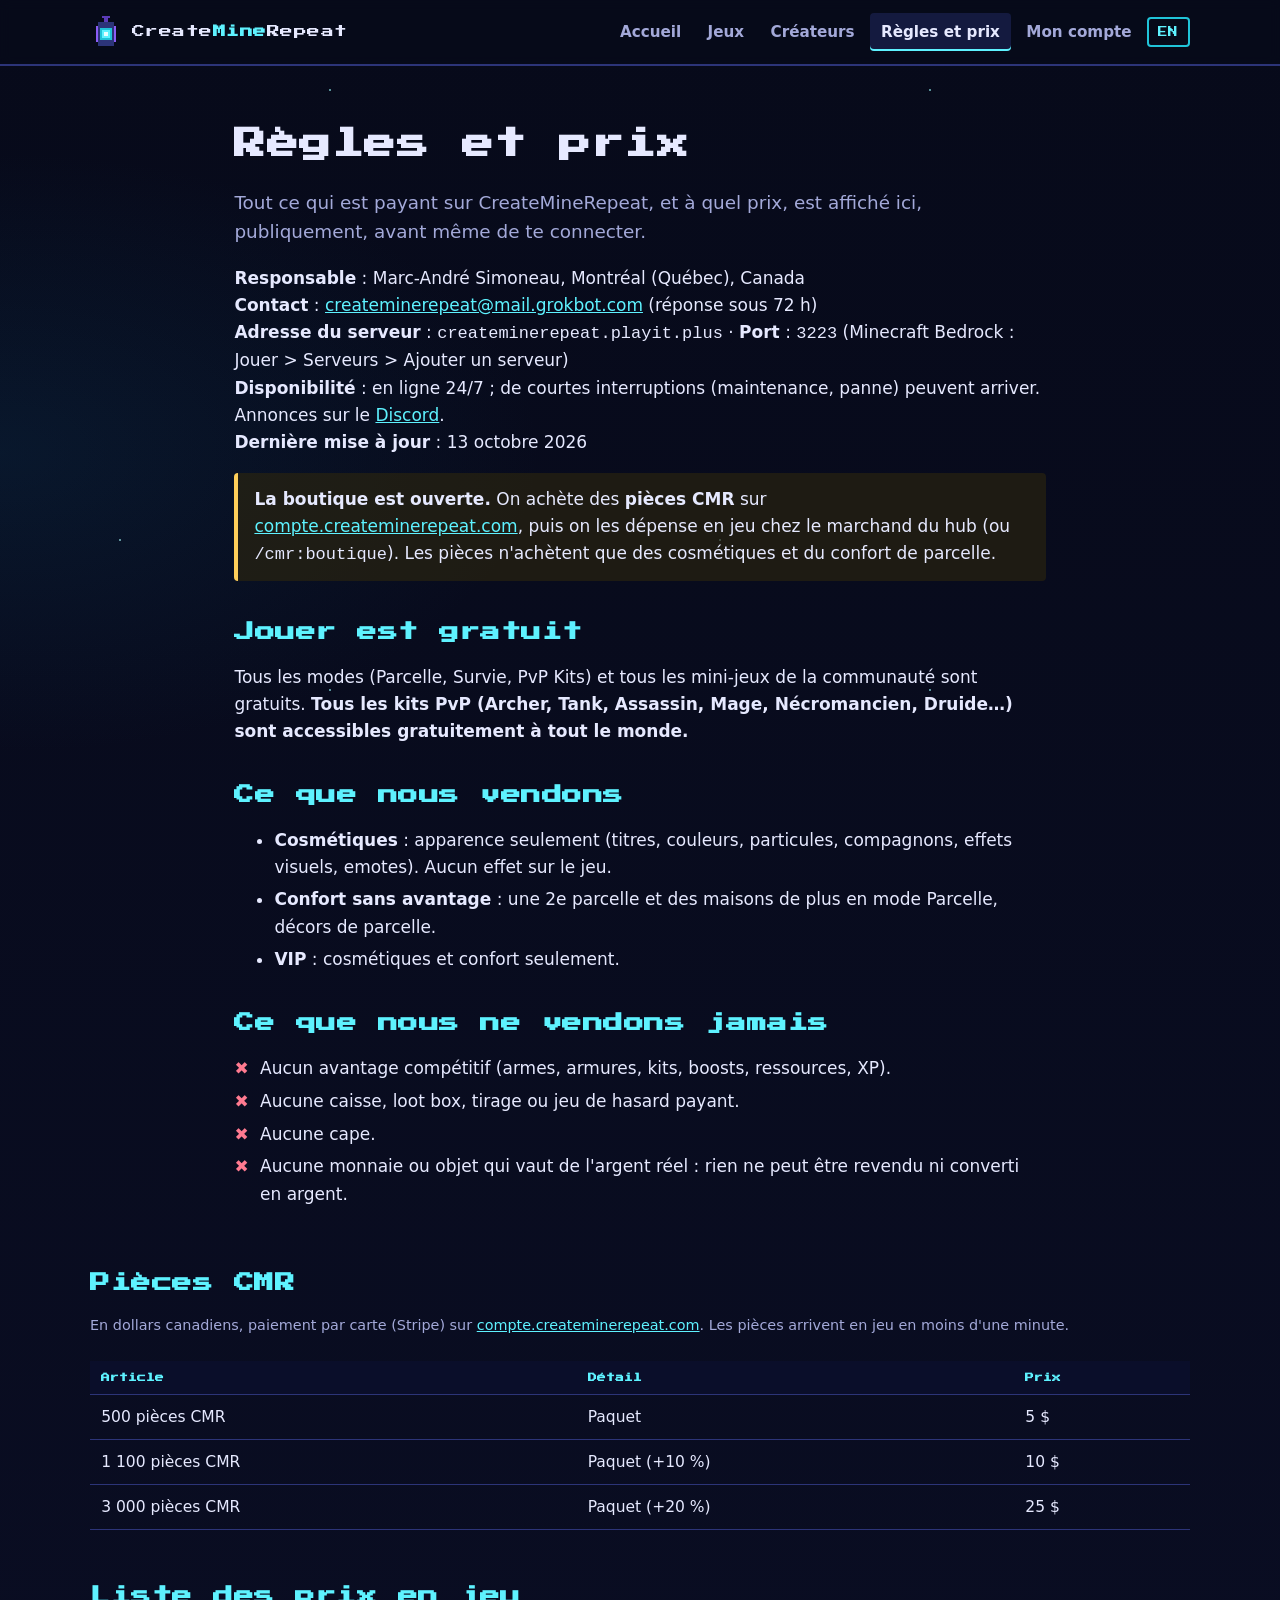
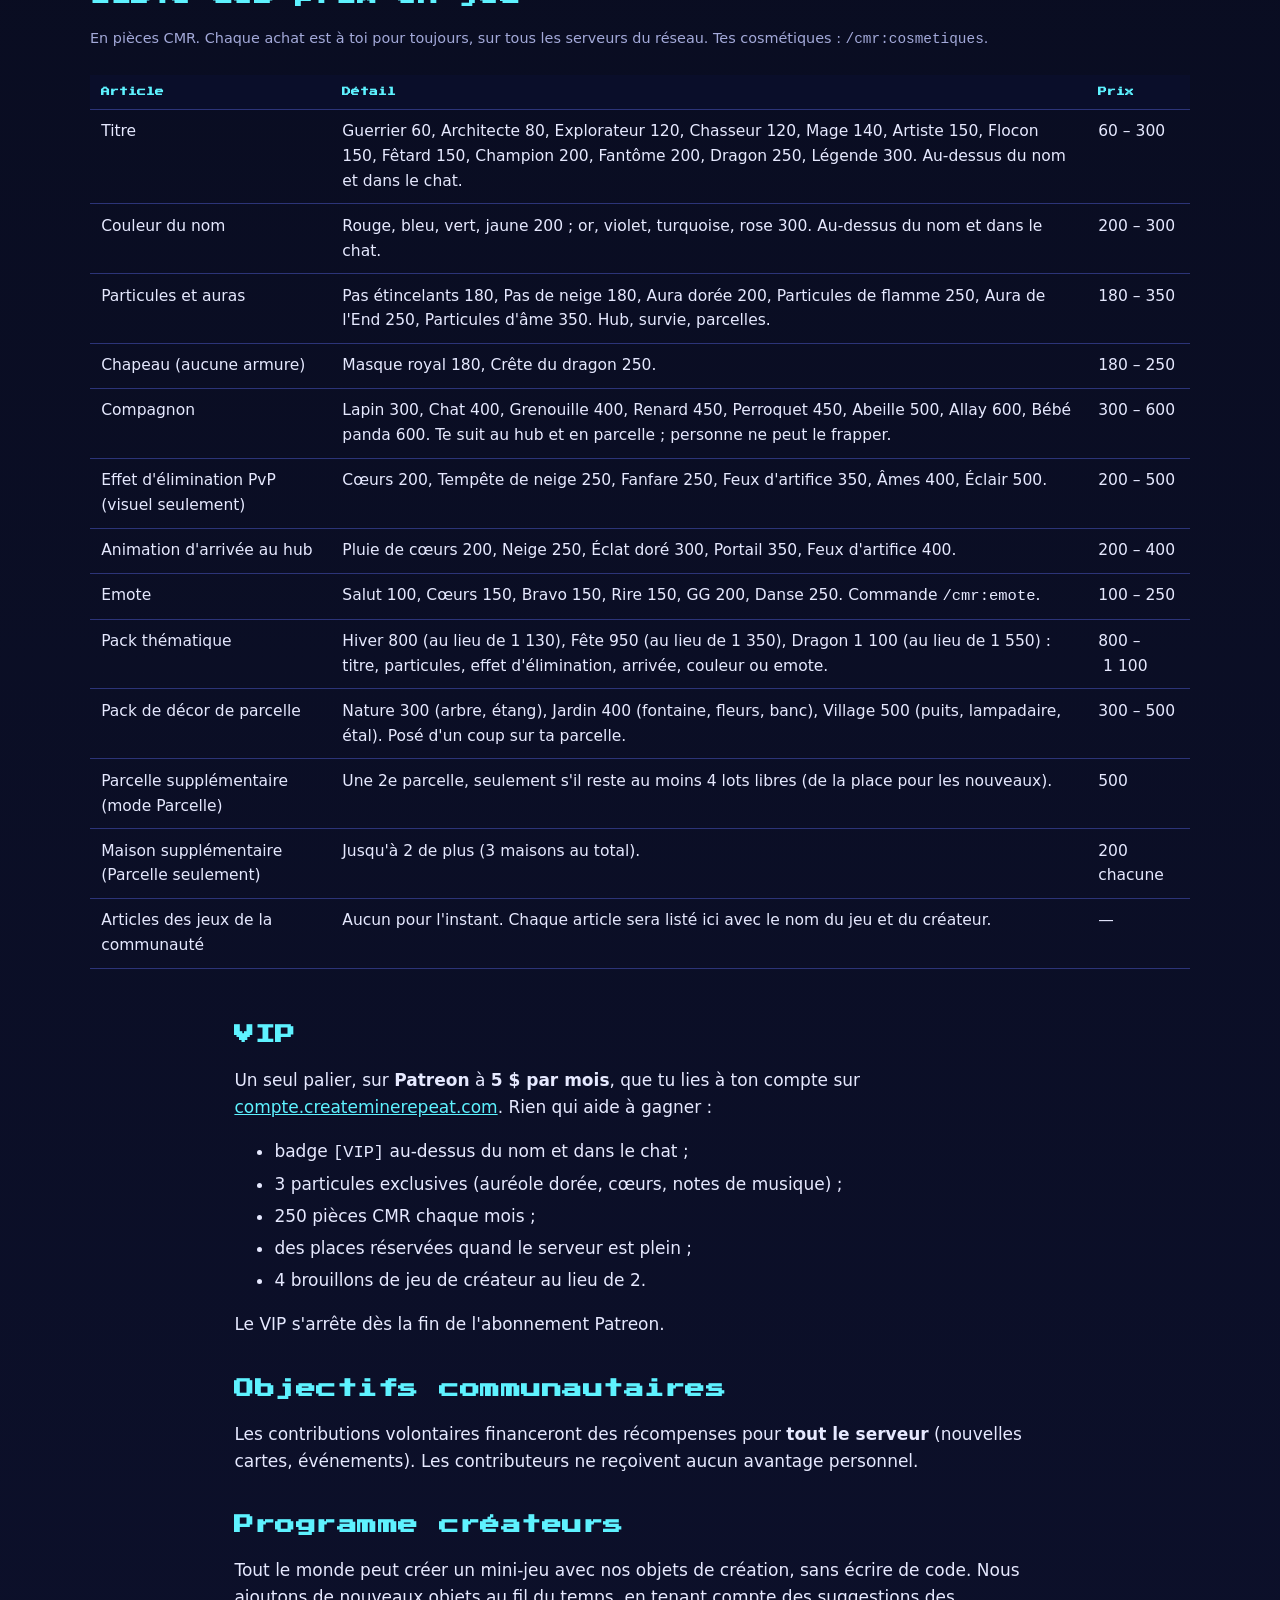
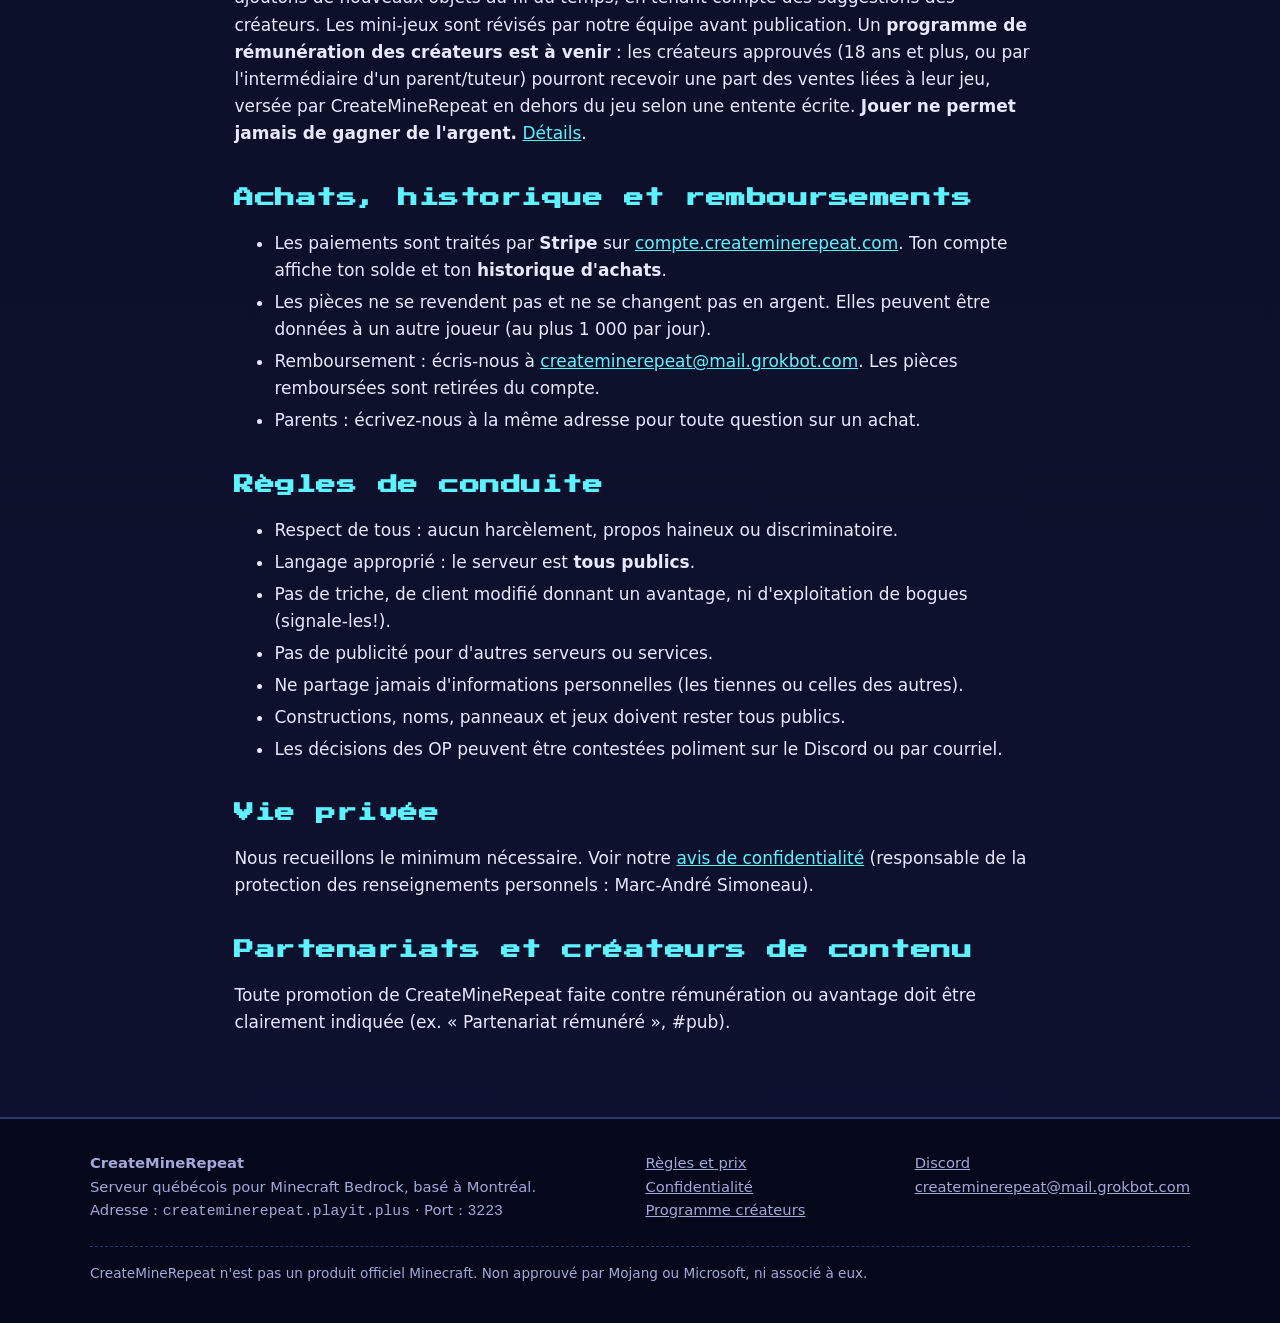
<file: regles-et-prix.html>
<!doctype html>
<html lang="fr-CA" data-lang="fr">
<head>
<meta charset="utf-8">
<meta name="viewport" content="width=device-width,initial-scale=1">
<title>Règles et prix — CreateMineRepeat</title>
<meta name="title-fr" content="Règles et prix — CreateMineRepeat">
<meta name="title-en" content="Rules & prices — CreateMineRepeat">
<meta name="description" content="Règles de CreateMineRepeat et liste publique des prix : gratuit pour jouer, aucun pay-to-win, aucune loot box. Les pièces CMR n'achètent que des cosmétiques.">
<meta property="og:title" content="CreateMineRepeat — Règles et prix">
<meta property="og:description" content="Règles de CreateMineRepeat et liste publique des prix : gratuit pour jouer, aucun pay-to-win, aucune loot box. Les pièces CMR n'achètent que des cosmétiques.">
<meta property="og:type" content="website">
<meta name="theme-color" content="#070a1a">
<link rel="icon" href="assets/lantern.svg" type="image/svg+xml">
<link rel="preconnect" href="https://fonts.googleapis.com">
<link rel="preconnect" href="https://fonts.gstatic.com" crossorigin>
<link href="https://fonts.googleapis.com/css2?family=Press+Start+2P&family=VT323&display=swap" rel="stylesheet">
<link rel="stylesheet" href="assets/style.css">
<script>try{var l=localStorage.getItem('cmr-lang');if(l==='en')document.documentElement.setAttribute('data-lang','en')}catch(e){}</script>
</head>
<body>
<a class="small" href="#contenu" style="position:absolute;left:-9999px" onfocus="this.style.left='8px'" onblur="this.style.left='-9999px'"><span class="fr" lang="fr">Aller au contenu</span><span class="en" lang="en">Skip to content</span></a>
<header class="site-header">
  <div class="wrap">
    <a class="brand" href="index.html"><img src="assets/lantern.svg" alt="" width="32" height="32"><span>Create<b>Mine</b>Repeat</span></a>
    <button class="menu-btn" aria-controls="site-nav" aria-expanded="false" aria-label="Menu">☰</button>
    <ul class="nav" id="site-nav">
      <li><a href="index.html"><span class="fr" lang="fr">Accueil</span><span class="en" lang="en">Home</span></a></li><li><a href="jeux.html"><span class="fr" lang="fr">Jeux</span><span class="en" lang="en">Games</span></a></li><li><a href="createurs.html"><span class="fr" lang="fr">Créateurs</span><span class="en" lang="en">Creators</span></a></li><li><a href="regles-et-prix.html" aria-current="page"><span class="fr" lang="fr">Règles et prix</span><span class="en" lang="en">Rules & prices</span></a></li>
      <!-- EMPLACEMENT RÉSERVÉ : comptes créateurs / tableau de bord.
           Pour l'activer plus tard : retirer l'attribut hidden et pointer vers la page (ex. compte/index.html). -->
      <li class="nav-slot" id="nav-account"><a href="https://compte.createminerepeat.com/"><span class="fr" lang="fr">Mon compte</span><span class="en" lang="en">My account</span></a></li>
      <li><button class="lang-toggle" type="button" aria-label="Show in English">EN</button></li>
    </ul>
  </div>
</header>
<main id="contenu">

<div class="wrap page-head prose">
  <h1><span class="fr" lang="fr">Règles et prix</span><span class="en" lang="en">Rules &amp; prices</span></h1>
  <div class="fr" lang="fr"><p class="lead">Tout ce qui est payant sur CreateMineRepeat, et à quel prix, est affiché ici, publiquement, avant même de te connecter.</p>
  <p><strong>Responsable</strong> : Marc-André Simoneau, Montréal (Québec), Canada<br>
  <strong>Contact</strong> : <a href="mailto:createminerepeat@mail.grokbot.com">createminerepeat@mail.grokbot.com</a> (réponse sous 72 h)<br>
  <strong>Adresse du serveur</strong> : <code>createminerepeat.playit.plus</code> · <strong>Port</strong> : <code>3223</code> (Minecraft Bedrock : Jouer &gt; Serveurs &gt; Ajouter un serveur)<br>
  <strong>Disponibilité</strong> : en ligne 24/7 ; de courtes interruptions (maintenance, panne) peuvent arriver. Annonces sur le <a href="https://discord.gg/uje3S5kdft" rel="noopener">Discord</a>.<br>
  <strong>Dernière mise à jour</strong> : 13 octobre 2026</p></div><div class="en" lang="en"><p class="lead">Everything that costs money on CreateMineRepeat, and its price, is shown here publicly, before you even join.</p>
  <p><strong>Operator</strong>: Marc-André Simoneau, Montréal (Québec), Canada<br>
  <strong>Contact</strong>: <a href="mailto:createminerepeat@mail.grokbot.com">createminerepeat@mail.grokbot.com</a> (reply within 72 h)<br>
  <strong>Server address</strong>: <code>createminerepeat.playit.plus</code> · <strong>Port</strong>: <code>3223</code> (Minecraft Bedrock: Play &gt; Servers &gt; Add Server)<br>
  <strong>Availability</strong>: online 24/7; short interruptions (maintenance, outages) can happen. Announcements on <a href="https://discord.gg/uje3S5kdft" rel="noopener">Discord</a>.<br>
  <strong>Last updated</strong>: October 13, 2026</p></div>

  <div class="notice"><div class="fr" lang="fr"><strong>La boutique est ouverte.</strong> On achète des <strong>pièces CMR</strong> sur <a href="https://compte.createminerepeat.com/">compte.createminerepeat.com</a>, puis on les dépense en jeu chez le marchand du hub (ou <code>/cmr:boutique</code>). Les pièces n'achètent que des cosmétiques et du confort de parcelle.</div><div class="en" lang="en"><strong>The shop is open.</strong> Buy <strong>CMR Coins</strong> at <a href="https://compte.createminerepeat.com/">compte.createminerepeat.com</a>, then spend them in game at the hub merchant (or <code>/cmr:boutique</code>). Coins only buy cosmetics and plot convenience.</div></div>

  <h2><span class="fr" lang="fr">Jouer est gratuit</span><span class="en" lang="en">Playing is free</span></h2>
  <div class="fr" lang="fr"><p>Tous les modes (Parcelle, Survie, PvP Kits) et tous les mini-jeux de la communauté sont gratuits. <strong>Tous les kits PvP (Archer, Tank, Assassin, Mage, Nécromancien, Druide…) sont accessibles gratuitement à tout le monde.</strong></p></div><div class="en" lang="en"><p>All modes (Plots, Survival, PvP Kits) and all community mini-games are free. <strong>Every PvP kit (Archer, Tank, Assassin, Mage, Necromancer, Druid…) is free for everyone.</strong></p></div>

  <h2><span class="fr" lang="fr">Ce que nous vendons</span><span class="en" lang="en">What we sell</span></h2>
  <div class="fr" lang="fr"><ul><li><strong>Cosmétiques</strong> : apparence seulement (titres, couleurs, particules, compagnons, effets visuels, emotes). Aucun effet sur le jeu.</li><li><strong>Confort sans avantage</strong> : une 2e parcelle et des maisons de plus en mode Parcelle, décors de parcelle.</li><li><strong>VIP</strong> : cosmétiques et confort seulement.</li></ul></div><div class="en" lang="en"><ul><li><strong>Cosmetics</strong>: looks only (titles, colours, particles, pets, visual effects, emotes). No effect on gameplay.</li><li><strong>Convenience with no advantage</strong>: a 2nd plot and extra homes in Plots mode, plot decor.</li><li><strong>VIP</strong>: cosmetics and convenience only.</li></ul></div>

  <h2><span class="fr" lang="fr">Ce que nous ne vendons jamais</span><span class="en" lang="en">What we never sell</span></h2>
  <div class="fr" lang="fr"><ul class='cross'><li>Aucun avantage compétitif (armes, armures, kits, boosts, ressources, XP).</li><li>Aucune caisse, loot box, tirage ou jeu de hasard payant.</li><li>Aucune cape.</li><li>Aucune monnaie ou objet qui vaut de l'argent réel : rien ne peut être revendu ni converti en argent.</li></ul></div><div class="en" lang="en"><ul class='cross'><li>No competitive advantage (weapons, armour, kits, boosts, resources, XP).</li><li>No crates, loot boxes, draws or paid games of chance.</li><li>No capes.</li><li>No currency or item with real-money value: nothing can be resold or turned into money.</li></ul></div>
</div>
<div class="wrap">
  <h2><span class="fr" lang="fr">Pièces CMR</span><span class="en" lang="en">CMR Coins</span></h2>
  <p class="small"><span class="fr" lang="fr">En dollars canadiens, paiement par carte (Stripe) sur <a href='https://compte.createminerepeat.com/'>compte.createminerepeat.com</a>. Les pièces arrivent en jeu en moins d'une minute.</span><span class="en" lang="en">In Canadian dollars, card payment (Stripe) at <a href='https://compte.createminerepeat.com/'>compte.createminerepeat.com</a>. Coins reach the game in under a minute.</span></p>
  <div class="table-wrap"><table>
    <thead><tr><th><span class="fr" lang="fr">Article</span><span class="en" lang="en">Item</span></th><th><span class="fr" lang="fr">Détail</span><span class="en" lang="en">Details</span></th><th><span class="fr" lang="fr">Prix</span><span class="en" lang="en">Price</span></th></tr></thead>
    <tbody><tr><td><span class="fr" lang="fr">500 pièces CMR</span><span class="en" lang="en">500 CMR Coins</span></td><td><span class="fr" lang="fr">Paquet</span><span class="en" lang="en">Pack</span></td><td><span class="fr" lang="fr">5 $</span><span class="en" lang="en">$5</span></td></tr><tr><td><span class="fr" lang="fr">1&nbsp;100 pièces CMR</span><span class="en" lang="en">1,100 CMR Coins</span></td><td><span class="fr" lang="fr">Paquet (+10 %)</span><span class="en" lang="en">Pack (+10%)</span></td><td><span class="fr" lang="fr">10 $</span><span class="en" lang="en">$10</span></td></tr><tr><td><span class="fr" lang="fr">3&nbsp;000 pièces CMR</span><span class="en" lang="en">3,000 CMR Coins</span></td><td><span class="fr" lang="fr">Paquet (+20 %)</span><span class="en" lang="en">Pack (+20%)</span></td><td><span class="fr" lang="fr">25 $</span><span class="en" lang="en">$25</span></td></tr></tbody>
  </table></div>
  <h2><span class="fr" lang="fr">Liste des prix en jeu</span><span class="en" lang="en">In-game price list</span></h2>
  <p class="small"><span class="fr" lang="fr">En pièces CMR. Chaque achat est à toi pour toujours, sur tous les serveurs du réseau. Tes cosmétiques : <code>/cmr:cosmetiques</code>.</span><span class="en" lang="en">In CMR Coins. Every purchase is yours forever, on every server of the network. Your cosmetics: <code>/cmr:cosmetiques</code>.</span></p>
  <div class="table-wrap"><table>
    <thead><tr><th><span class="fr" lang="fr">Article</span><span class="en" lang="en">Item</span></th><th><span class="fr" lang="fr">Détail</span><span class="en" lang="en">Details</span></th><th><span class="fr" lang="fr">Prix</span><span class="en" lang="en">Price</span></th></tr></thead>
    <tbody><tr><td><span class="fr" lang="fr">Titre</span><span class="en" lang="en">Title</span></td><td><span class="fr" lang="fr">Guerrier 60, Architecte 80, Explorateur 120, Chasseur 120, Mage 140, Artiste 150, Flocon 150, Fêtard 150, Champion 200, Fantôme 200, Dragon 250, Légende 300. Au-dessus du nom et dans le chat.</span><span class="en" lang="en">Warrior 60, Architect 80, Explorer 120, Hunter 120, Mage 140, Artist 150, Snowflake 150, Party Star 150, Champion 200, Ghost 200, Dragon 250, Legend 300. Above your name and in chat.</span></td><td><span class="fr" lang="fr">60 – 300</span><span class="en" lang="en">60 – 300</span></td></tr><tr><td><span class="fr" lang="fr">Couleur du nom</span><span class="en" lang="en">Name colour</span></td><td><span class="fr" lang="fr">Rouge, bleu, vert, jaune 200 ; or, violet, turquoise, rose 300. Au-dessus du nom et dans le chat.</span><span class="en" lang="en">Red, blue, green, yellow 200; gold, purple, aqua, pink 300. Above your name and in chat.</span></td><td><span class="fr" lang="fr">200 – 300</span><span class="en" lang="en">200 – 300</span></td></tr><tr><td><span class="fr" lang="fr">Particules et auras</span><span class="en" lang="en">Particles and auras</span></td><td><span class="fr" lang="fr">Pas étincelants 180, Pas de neige 180, Aura dorée 200, Particules de flamme 250, Aura de l'End 250, Particules d'âme 350. Hub, survie, parcelles.</span><span class="en" lang="en">Spark footsteps 180, Snow footsteps 180, Golden aura 200, Flame particles 250, Ender aura 250, Soul particles 350. Hub, survival, plots.</span></td><td><span class="fr" lang="fr">180 – 350</span><span class="en" lang="en">180 – 350</span></td></tr><tr><td><span class="fr" lang="fr">Chapeau (aucune armure)</span><span class="en" lang="en">Hat (no armour)</span></td><td><span class="fr" lang="fr">Masque royal 180, Crête du dragon 250.</span><span class="en" lang="en">Royal mask 180, Dragon crest 250.</span></td><td><span class="fr" lang="fr">180 – 250</span><span class="en" lang="en">180 – 250</span></td></tr><tr><td><span class="fr" lang="fr">Compagnon</span><span class="en" lang="en">Pet</span></td><td><span class="fr" lang="fr">Lapin 300, Chat 400, Grenouille 400, Renard 450, Perroquet 450, Abeille 500, Allay 600, Bébé panda 600. Te suit au hub et en parcelle ; personne ne peut le frapper.</span><span class="en" lang="en">Rabbit 300, Cat 400, Frog 400, Fox 450, Parrot 450, Bee 500, Allay 600, Baby panda 600. Follows you at the hub and in plots; nobody can hit it.</span></td><td><span class="fr" lang="fr">300 – 600</span><span class="en" lang="en">300 – 600</span></td></tr><tr><td><span class="fr" lang="fr">Effet d'élimination PvP (visuel seulement)</span><span class="en" lang="en">PvP elimination effect (visual only)</span></td><td><span class="fr" lang="fr">Cœurs 200, Tempête de neige 250, Fanfare 250, Feux d'artifice 350, Âmes 400, Éclair 500.</span><span class="en" lang="en">Hearts 200, Snowstorm 250, Fanfare 250, Fireworks 350, Souls 400, Lightning 500.</span></td><td><span class="fr" lang="fr">200 – 500</span><span class="en" lang="en">200 – 500</span></td></tr><tr><td><span class="fr" lang="fr">Animation d'arrivée au hub</span><span class="en" lang="en">Hub arrival animation</span></td><td><span class="fr" lang="fr">Pluie de cœurs 200, Neige 250, Éclat doré 300, Portail 350, Feux d'artifice 400.</span><span class="en" lang="en">Heart rain 200, Snowfall 250, Golden flash 300, Portal 350, Fireworks 400.</span></td><td><span class="fr" lang="fr">200 – 400</span><span class="en" lang="en">200 – 400</span></td></tr><tr><td><span class="fr" lang="fr">Emote</span><span class="en" lang="en">Emote</span></td><td><span class="fr" lang="fr">Salut 100, Cœurs 150, Bravo 150, Rire 150, GG 200, Danse 250. Commande <code>/cmr:emote</code>.</span><span class="en" lang="en">Wave 100, Love 150, Cheer 150, Laugh 150, GG 200, Dance 250. Command <code>/cmr:emote</code>.</span></td><td><span class="fr" lang="fr">100 – 250</span><span class="en" lang="en">100 – 250</span></td></tr><tr><td><span class="fr" lang="fr">Pack thématique</span><span class="en" lang="en">Themed bundle</span></td><td><span class="fr" lang="fr">Hiver 800 (au lieu de 1 130), Fête 950 (au lieu de 1 350), Dragon 1 100 (au lieu de 1 550) : titre, particules, effet d'élimination, arrivée, couleur ou emote.</span><span class="en" lang="en">Winter 800 (instead of 1,130), Party 950 (instead of 1,350), Dragon 1,100 (instead of 1,550): title, particles, elimination effect, arrival, colour or emote.</span></td><td><span class="fr" lang="fr">800&nbsp;–&nbsp;1&nbsp;100</span><span class="en" lang="en">800 – 1,100</span></td></tr><tr><td><span class="fr" lang="fr">Pack de décor de parcelle</span><span class="en" lang="en">Plot decor pack</span></td><td><span class="fr" lang="fr">Nature 300 (arbre, étang), Jardin 400 (fontaine, fleurs, banc), Village 500 (puits, lampadaire, étal). Posé d'un coup sur ta parcelle.</span><span class="en" lang="en">Nature 300 (tree, pond), Garden 400 (fountain, flowers, bench), Village 500 (well, lamp post, stall). Placed in one go on your plot.</span></td><td><span class="fr" lang="fr">300 – 500</span><span class="en" lang="en">300 – 500</span></td></tr><tr><td><span class="fr" lang="fr">Parcelle supplémentaire (mode Parcelle)</span><span class="en" lang="en">Extra plot (Plots mode)</span></td><td><span class="fr" lang="fr">Une 2e parcelle, seulement s'il reste au moins 4 lots libres (de la place pour les nouveaux).</span><span class="en" lang="en">A 2nd plot, only while at least 4 lots stay free (room for newcomers).</span></td><td><span class="fr" lang="fr">500</span><span class="en" lang="en">500</span></td></tr><tr><td><span class="fr" lang="fr">Maison supplémentaire (Parcelle seulement)</span><span class="en" lang="en">Extra home (Plots only)</span></td><td><span class="fr" lang="fr">Jusqu'à 2 de plus (3 maisons au total).</span><span class="en" lang="en">Up to 2 more (3 homes in total).</span></td><td><span class="fr" lang="fr">200 chacune</span><span class="en" lang="en">200 each</span></td></tr><tr><td><span class="fr" lang="fr">Articles des jeux de la communauté</span><span class="en" lang="en">Community game items</span></td><td><span class="fr" lang="fr">Aucun pour l'instant. Chaque article sera listé ici avec le nom du jeu et du créateur.</span><span class="en" lang="en">None yet. Each item will be listed here with the game and creator name.</span></td><td><span class="fr" lang="fr">—</span><span class="en" lang="en">—</span></td></tr></tbody>
  </table></div>
</div>
<div class="wrap prose">
  <h2><span class="fr" lang="fr">VIP</span><span class="en" lang="en">VIP</span></h2>
  <div class="fr" lang="fr"><p>Un seul palier, sur <strong>Patreon</strong> à <strong>5 $ par mois</strong>, que tu lies à ton compte sur <a href="https://compte.createminerepeat.com/">compte.createminerepeat.com</a>. Rien qui aide à gagner :</p><ul><li>badge <code>[VIP]</code> au-dessus du nom et dans le chat ;</li><li>3 particules exclusives (auréole dorée, cœurs, notes de musique) ;</li><li>250 pièces CMR chaque mois ;</li><li>des places réservées quand le serveur est plein ;</li><li>4 brouillons de jeu de créateur au lieu de 2.</li></ul><p>Le VIP s'arrête dès la fin de l'abonnement Patreon.</p></div><div class="en" lang="en"><p>One tier, on <strong>Patreon</strong> at <strong>$5 per month</strong>, linked to your account at <a href="https://compte.createminerepeat.com/">compte.createminerepeat.com</a>. Nothing that helps you win:</p><ul><li><code>[VIP]</code> badge above your name and in chat;</li><li>3 exclusive particles (golden halo, hearts, music notes);</li><li>250 CMR Coins every month;</li><li>reserved slots when the server is full;</li><li>4 creator game drafts instead of 2.</li></ul><p>VIP ends as soon as the Patreon membership ends.</p></div>

  <h2><span class="fr" lang="fr">Objectifs communautaires</span><span class="en" lang="en">Community goals</span></h2>
  <div class="fr" lang="fr"><p>Les contributions volontaires financeront des récompenses pour <strong>tout le serveur</strong> (nouvelles cartes, événements). Les contributeurs ne reçoivent aucun avantage personnel.</p></div><div class="en" lang="en"><p>Voluntary contributions will fund rewards for <strong>the whole server</strong> (new maps, events). Contributors get no personal perks.</p></div>

  <h2><span class="fr" lang="fr">Programme créateurs</span><span class="en" lang="en">Creator program</span></h2>
  <div class="fr" lang="fr"><p>Tout le monde peut créer un mini-jeu avec nos objets de création, sans écrire de code. Nous ajoutons de nouveaux objets au fil du temps, en tenant compte des suggestions des créateurs. Les mini-jeux sont révisés par notre équipe avant publication. Un <strong>programme de rémunération des créateurs est à venir</strong> : les créateurs approuvés (18 ans et plus, ou par l'intermédiaire d'un parent/tuteur) pourront recevoir une part des ventes liées à leur jeu, versée par CreateMineRepeat en dehors du jeu selon une entente écrite. <strong>Jouer ne permet jamais de gagner de l'argent.</strong> <a href='createurs.html'>Détails</a>.</p></div><div class="en" lang="en"><p>Anyone can build a mini-game with our creation items, without writing code. We add new items over time, taking creator suggestions into account. Mini-games are reviewed by our team before they're published. A <strong>creator revenue program is coming</strong>: approved creators (18+, or through a parent/guardian) will be able to receive a share of sales tied to their game, paid by CreateMineRepeat outside the game under a written agreement. <strong>Playing never earns money.</strong> <a href='createurs.html'>Details</a>.</p></div>

  <h2><span class="fr" lang="fr">Achats, historique et remboursements</span><span class="en" lang="en">Purchases, history and refunds</span></h2>
  <div class="fr" lang="fr"><ul><li>Les paiements sont traités par <strong>Stripe</strong> sur <a href="https://compte.createminerepeat.com/">compte.createminerepeat.com</a>. Ton compte affiche ton solde et ton <strong>historique d'achats</strong>.</li><li>Les pièces ne se revendent pas et ne se changent pas en argent. Elles peuvent être données à un autre joueur (au plus 1 000 par jour).</li><li>Remboursement : écris-nous à <a href='mailto:createminerepeat@mail.grokbot.com'>createminerepeat@mail.grokbot.com</a>. Les pièces remboursées sont retirées du compte.</li><li>Parents : écrivez-nous à la même adresse pour toute question sur un achat.</li></ul></div><div class="en" lang="en"><ul><li>Payments are processed by <strong>Stripe</strong> at <a href="https://compte.createminerepeat.com/">compte.createminerepeat.com</a>. Your account shows your balance and your <strong>purchase history</strong>.</li><li>Coins cannot be resold or turned into money. They can be given to another player (up to 1,000 a day).</li><li>Refunds: email <a href='mailto:createminerepeat@mail.grokbot.com'>createminerepeat@mail.grokbot.com</a>. Refunded coins are removed from the account.</li><li>Parents: email the same address with any question about a purchase.</li></ul></div>

  <h2><span class="fr" lang="fr">Règles de conduite</span><span class="en" lang="en">Code of conduct</span></h2>
  <div class="fr" lang="fr"><ul><li>Respect de tous : aucun harcèlement, propos haineux ou discriminatoire.</li><li>Langage approprié : le serveur est <strong>tous publics</strong>.</li><li>Pas de triche, de client modifié donnant un avantage, ni d'exploitation de bogues (signale-les!).</li><li>Pas de publicité pour d'autres serveurs ou services.</li><li>Ne partage jamais d'informations personnelles (les tiennes ou celles des autres).</li><li>Constructions, noms, panneaux et jeux doivent rester tous publics.</li><li>Les décisions des OP peuvent être contestées poliment sur le Discord ou par courriel.</li></ul></div><div class="en" lang="en"><ul><li>Respect everyone: no harassment, hateful or discriminatory speech.</li><li>Appropriate language: the server is <strong>all ages</strong>.</li><li>No cheating, modified clients that give an advantage, or bug exploits (report them!).</li><li>No advertising other servers or services.</li><li>Never share personal information (yours or anyone else's).</li><li>Builds, names, signs and games must stay all-ages.</li><li>OP decisions can be politely appealed on Discord or by email.</li></ul></div>

  <h2><span class="fr" lang="fr">Vie privée</span><span class="en" lang="en">Privacy</span></h2>
  <div class="fr" lang="fr"><p>Nous recueillons le minimum nécessaire. Voir notre <a href='confidentialite.html'>avis de confidentialité</a> (responsable de la protection des renseignements personnels : Marc-André Simoneau).</p></div><div class="en" lang="en"><p>We collect the minimum needed. See our <a href='confidentialite.html'>privacy notice</a> (person in charge of personal information: Marc-André Simoneau).</p></div>

  <h2><span class="fr" lang="fr">Partenariats et créateurs de contenu</span><span class="en" lang="en">Partnerships and content creators</span></h2>
  <div class="fr" lang="fr"><p>Toute promotion de CreateMineRepeat faite contre rémunération ou avantage doit être clairement indiquée (ex. « Partenariat rémunéré », #pub).</p></div><div class="en" lang="en"><p>Any promotion of CreateMineRepeat made in exchange for payment or perks must be clearly disclosed (e.g. “Paid partnership”, #ad).</p></div>
</div>

</main>
<footer class="site-footer">
  <div class="wrap">
    <div class="cols">
      <div>
        <strong>CreateMineRepeat</strong><br>
        <span class="fr" lang="fr">Serveur québécois pour Minecraft Bedrock, basé à Montréal.</span><span class="en" lang="en">A server for Minecraft Bedrock, based in Montréal, Québec.</span><br>
        <span class="fr" lang="fr">Adresse</span><span class="en" lang="en">Address</span> : <code>createminerepeat.playit.plus</code> · Port : <code>3223</code>
      </div>
      <div>
        <a href="regles-et-prix.html"><span class="fr" lang="fr">Règles et prix</span><span class="en" lang="en">Rules &amp; prices</span></a><br>
        <a href="confidentialite.html"><span class="fr" lang="fr">Confidentialité</span><span class="en" lang="en">Privacy</span></a><br>
        <a href="createurs.html"><span class="fr" lang="fr">Programme créateurs</span><span class="en" lang="en">Creator program</span></a>
      </div>
      <div>
        <a href="https://discord.gg/uje3S5kdft" rel="noopener">Discord</a><br>
        <a href="mailto:createminerepeat@mail.grokbot.com">createminerepeat@mail.grokbot.com</a>
      </div>
    </div>
    <p class="disclaimer"><span class="fr" lang="fr">CreateMineRepeat n'est pas un produit officiel Minecraft. Non approuvé par Mojang ou Microsoft, ni associé à eux.</span><span class="en" lang="en">CreateMineRepeat is not an official Minecraft product. Not approved by or associated with Mojang or Microsoft.</span></p>
  </div>
</footer>
<script src="assets/site.js" defer></script>
</body>
</html>
</file>
<file: assets/style.css>
/* CreateMineRepeat — thème nuit (bleu profond / violet, accents cyan « lanterne des âmes ») */
:root{
  --bg:#070a1a; --bg2:#0e1230; --panel:#141a3f; --panel2:#1b2152;
  --line:#2c3478; --text:#e6e9ff; --muted:#a3a9d9;
  --cyan:#5ef2ff; --cyan2:#20c4d8; --violet:#8b5cf6; --violet2:#5b3bb8;
  --ok:#5fe3a1; --warn:#ffcf5a;
  --pixel:"Press Start 2P", ui-monospace, monospace;
  --body:"VT323", ui-monospace, monospace;
  --sans:system-ui,-apple-system,"Segoe UI",Roboto,"Helvetica Neue",Arial,sans-serif;
  --radius:4px;
}
*{box-sizing:border-box}
html{scroll-behavior:smooth}
body{margin:0;background:
  radial-gradient(1200px 600px at 80% -10%, #2a1a5e55, transparent 60%),
  radial-gradient(900px 500px at 0% 10%, #0b3b5a44, transparent 60%),
  linear-gradient(180deg,var(--bg) 0%, var(--bg2) 100%);
  color:var(--text);font-family:var(--sans);font-size:17px;line-height:1.6;min-height:100vh;display:flex;flex-direction:column}
/* étoiles en arrière-plan (pur CSS) */
body::before{content:"";position:fixed;inset:0;pointer-events:none;z-index:-1;opacity:.55;
  background-image:
   radial-gradient(1px 1px at 10% 20%,#fff 50%,transparent 51%),
   radial-gradient(1px 1px at 30% 70%,#cfe 50%,transparent 51%),
   radial-gradient(2px 2px at 55% 15%,#9ff 50%,transparent 51%),
   radial-gradient(1px 1px at 75% 45%,#fff 50%,transparent 51%),
   radial-gradient(1px 1px at 90% 80%,#ccf 50%,transparent 51%),
   radial-gradient(2px 2px at 20% 90%,#aff 50%,transparent 51%),
   radial-gradient(1px 1px at 65% 85%,#fff 50%,transparent 51%);
  background-size:600px 600px}
a{color:var(--cyan)} a:hover{color:#fff}
img{max-width:100%}
.wrap{width:min(1100px,92vw);margin:0 auto}
main{flex:1}
/* bilingue : le français s'affiche par défaut (aussi sans JavaScript) */
html[data-lang="en"] .fr{display:none!important}
html:not([data-lang="en"]) .en{display:none!important}
/* en-tête */
.site-header{position:sticky;top:0;z-index:10;background:#070a1acc;backdrop-filter:blur(6px);border-bottom:2px solid var(--line)}
.site-header .wrap{display:flex;align-items:center;gap:1rem;min-height:64px;flex-wrap:wrap}
.brand{display:flex;align-items:center;gap:.6rem;text-decoration:none;color:var(--text);font-family:var(--pixel);font-size:.8rem;letter-spacing:.5px}
.brand img{width:32px;height:32px;image-rendering:pixelated}
.brand b{color:var(--cyan)}
.nav{display:flex;gap:.25rem;list-style:none;margin:0 0 0 auto;padding:0;flex-wrap:wrap;align-items:center}
.nav a{display:block;padding:.45rem .7rem;text-decoration:none;color:var(--muted);border-radius:var(--radius);font-weight:600;font-size:.95rem}
.nav a:hover,.nav a[aria-current="page"]{color:var(--text);background:var(--panel)}
.nav a[aria-current="page"]{box-shadow:inset 0 -2px 0 var(--cyan)}
.nav-slot[hidden]{display:none}
.lang-toggle{font-family:var(--pixel);font-size:.6rem;background:transparent;color:var(--cyan);border:2px solid var(--cyan2);padding:.5rem .6rem;border-radius:var(--radius);cursor:pointer}
.lang-toggle:hover{background:var(--cyan2);color:var(--bg)}
.menu-btn{display:none}
@media (max-width:820px){
  .menu-btn{display:inline-block;margin-left:auto;background:transparent;border:2px solid var(--line);color:var(--text);padding:.4rem .7rem;border-radius:var(--radius);font-size:1.1rem;cursor:pointer}
  .nav{display:none;width:100%;flex-direction:column;align-items:stretch;margin:0 0 .8rem}
  .nav.open{display:flex}
}
/* titres */
h1,h2,h3{font-family:var(--pixel);line-height:1.5;letter-spacing:.5px}
h1{font-size:clamp(1.2rem,3.6vw,2rem);margin:.2em 0 .6em}
h2{font-size:clamp(.95rem,2.4vw,1.25rem);margin:2.2rem 0 1rem;color:var(--cyan)}
h3{font-size:.8rem;margin:1.2rem 0 .6rem;color:#fff}
.glow{color:var(--cyan);text-shadow:0 0 12px #5ef2ff88}
.lead{font-size:1.15rem;color:var(--muted);max-width:60ch}
.pixel-note{font-family:var(--body);font-size:1.35rem;color:var(--cyan)}
/* héros */
.hero{padding:4rem 0 2.5rem}
.hero-grid{display:grid;grid-template-columns:1.2fr .8fr;gap:2rem;align-items:center}
@media (max-width:820px){.hero-grid{grid-template-columns:1fr}}
.tag{display:inline-block;font-family:var(--pixel);font-size:.55rem;color:var(--bg);background:var(--cyan);padding:.35rem .55rem;border-radius:2px;margin:0 .35rem .6rem 0}
.tag.v{background:var(--violet);color:#fff}
.btns{display:flex;gap:.8rem;flex-wrap:wrap;margin-top:1.4rem}
.btn{display:inline-flex;align-items:center;gap:.5rem;font-family:var(--pixel);font-size:.65rem;text-decoration:none;padding:.9rem 1.1rem;border-radius:var(--radius);border:2px solid var(--cyan2);color:var(--bg);background:var(--cyan);box-shadow:0 4px 0 var(--cyan2);transition:transform .08s}
.btn:hover{transform:translateY(-2px);color:var(--bg)}
.btn.alt{background:transparent;color:var(--cyan);box-shadow:0 4px 0 var(--line)}
.btn.discord{background:#5865f2;border-color:#4752c4;color:#fff;box-shadow:0 4px 0 #3c45a5}
/* panneaux */
.panel{background:linear-gradient(180deg,var(--panel),var(--panel2));border:2px solid var(--line);border-radius:var(--radius);padding:1.3rem 1.4rem;box-shadow:0 0 0 2px #00000055, 0 12px 30px #00000055}
.panel.glowing{border-color:var(--cyan2);box-shadow:0 0 24px #20c4d833}
.grid{display:grid;gap:1.2rem}
.g3{grid-template-columns:repeat(3,1fr)} .g2{grid-template-columns:repeat(2,1fr)}
@media (max-width:820px){.g3,.g2{grid-template-columns:1fr}}
.card h3{margin-top:.2rem}
.card .icon{font-size:1.8rem}
/* infos de connexion */
.join-row{display:flex;align-items:center;gap:.6rem;margin:.7rem 0;flex-wrap:wrap}
.join-label{font-family:var(--pixel);font-size:.55rem;color:var(--muted);min-width:7.5em}
.join-value{font-family:var(--body);font-size:1.6rem;color:#fff;background:#05071a;border:2px solid var(--line);padding:.1rem .6rem;border-radius:var(--radius);word-break:break-all}
.copy{font-family:var(--pixel);font-size:.5rem;background:var(--violet2);color:#fff;border:2px solid var(--violet);padding:.55rem .6rem;border-radius:var(--radius);cursor:pointer}
.copy:hover{background:var(--violet)}
.copy.done{background:var(--ok);border-color:var(--ok);color:var(--bg)}
ol.steps{padding-left:1.3rem} ol.steps li{margin:.35rem 0}
.small{font-size:.9rem;color:var(--muted)}
.notice{border-left:4px solid var(--warn);background:#2a2410aa;padding:.8rem 1rem;border-radius:var(--radius);margin:1rem 0}
.notice.info{border-color:var(--cyan2);background:#0a2a3355}
ul.check{list-style:none;padding:0} ul.check li{padding-left:1.6rem;position:relative;margin:.35rem 0}
ul.check li::before{content:"✔";position:absolute;left:0;color:var(--ok)}
ul.cross{list-style:none;padding:0} ul.cross li{padding-left:1.6rem;position:relative;margin:.35rem 0}
ul.cross li::before{content:"✖";position:absolute;left:0;color:#ff7a90}
/* tableaux */
.table-wrap{overflow-x:auto}
table{width:100%;border-collapse:collapse;margin:.6rem 0 1rem;font-size:.97rem}
th,td{text-align:left;padding:.6rem .7rem;border-bottom:1px solid var(--line);vertical-align:top}
th{font-family:var(--pixel);font-size:.55rem;color:var(--cyan);background:#0a0e2a}
tr:hover td{background:#ffffff06}
.badge{display:inline-block;font-size:.75rem;font-weight:700;padding:.1rem .45rem;border-radius:2px;background:var(--violet2);color:#fff}
.badge.soon{background:var(--warn);color:#211a00}
/* pied de page */
.site-footer{margin-top:4rem;border-top:2px solid var(--line);background:#05071a;padding:2rem 0;font-size:.92rem;color:var(--muted)}
.site-footer .cols{display:flex;gap:2rem;flex-wrap:wrap;justify-content:space-between}
.site-footer a{color:var(--muted)} .site-footer a:hover{color:var(--cyan)}
.disclaimer{margin-top:1.4rem;font-size:.85rem;border-top:1px dashed var(--line);padding-top:1rem}
.page-head{padding:3rem 0 .5rem}
.prose{max-width:75ch}
.prose li{margin:.3rem 0}
:focus-visible{outline:3px solid var(--cyan);outline-offset:2px}
@media (prefers-reduced-motion:reduce){*{transition:none!important;scroll-behavior:auto!important}}
</file>
